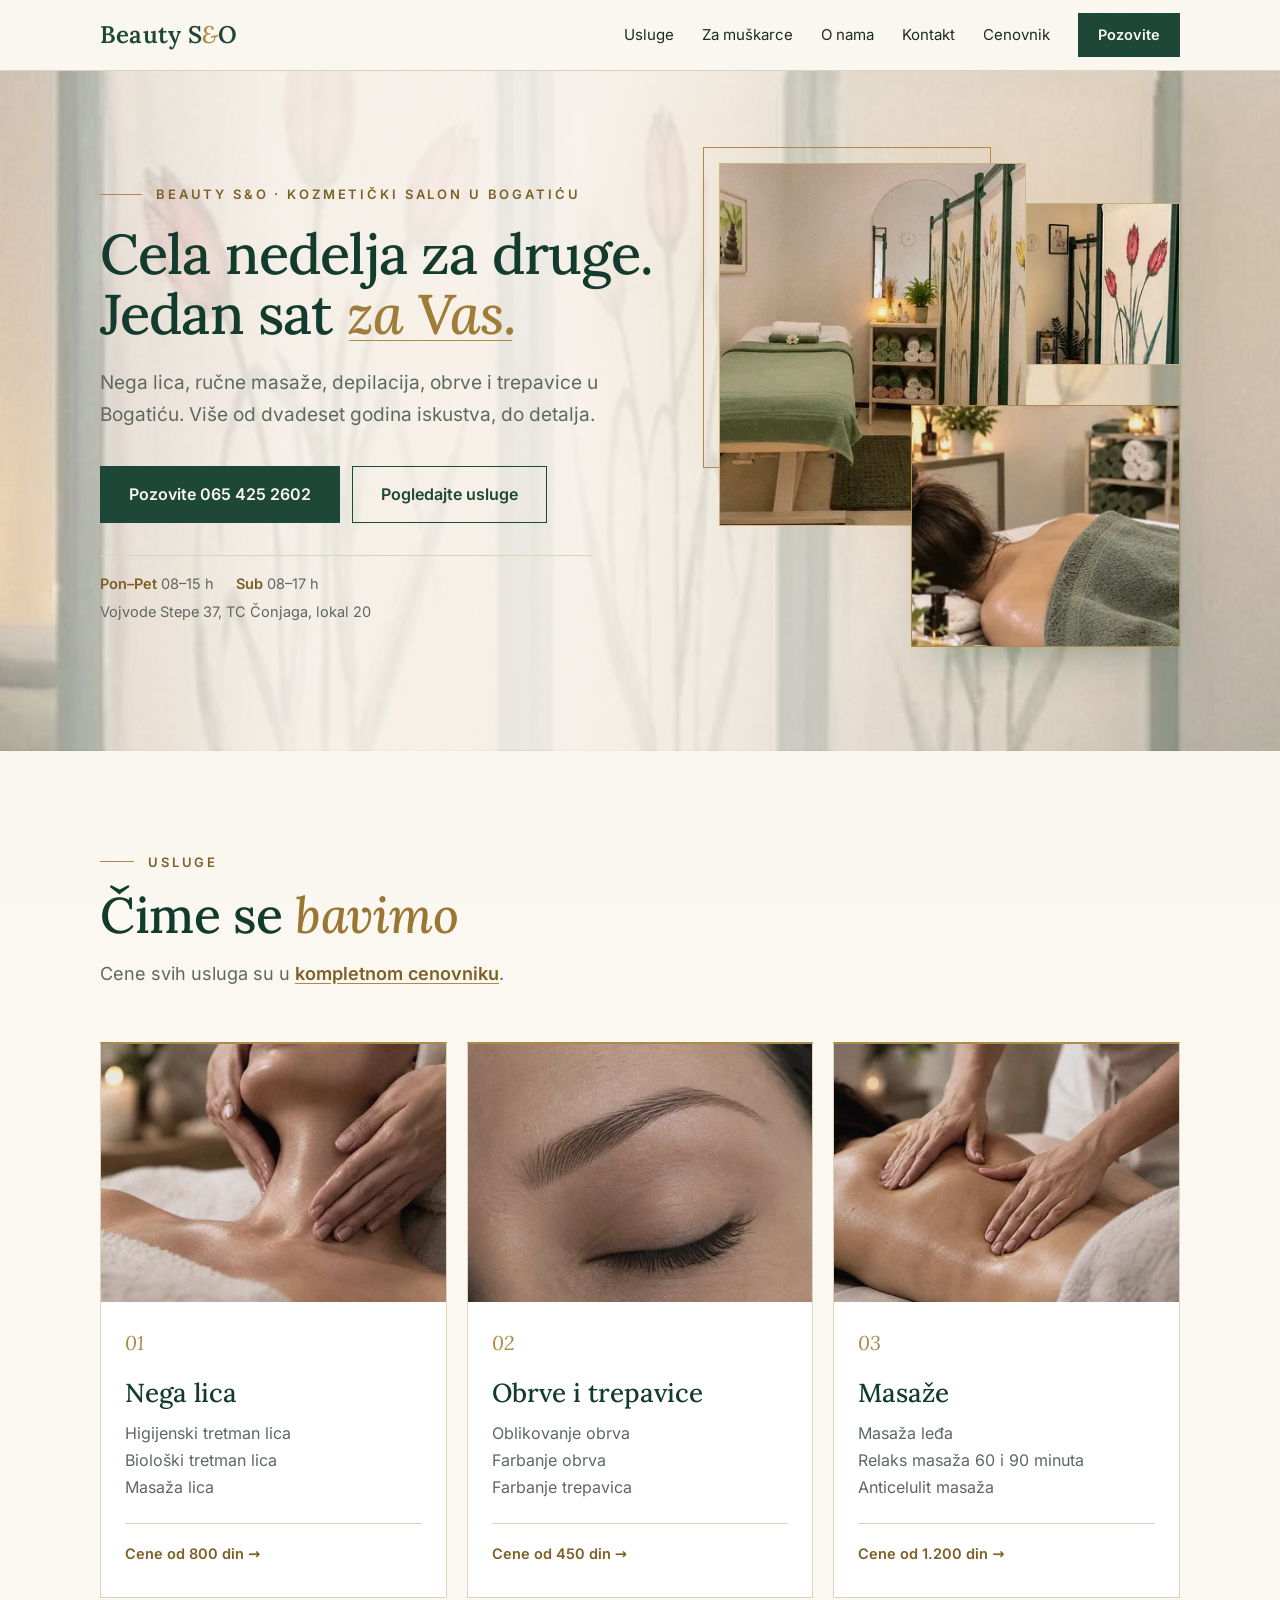
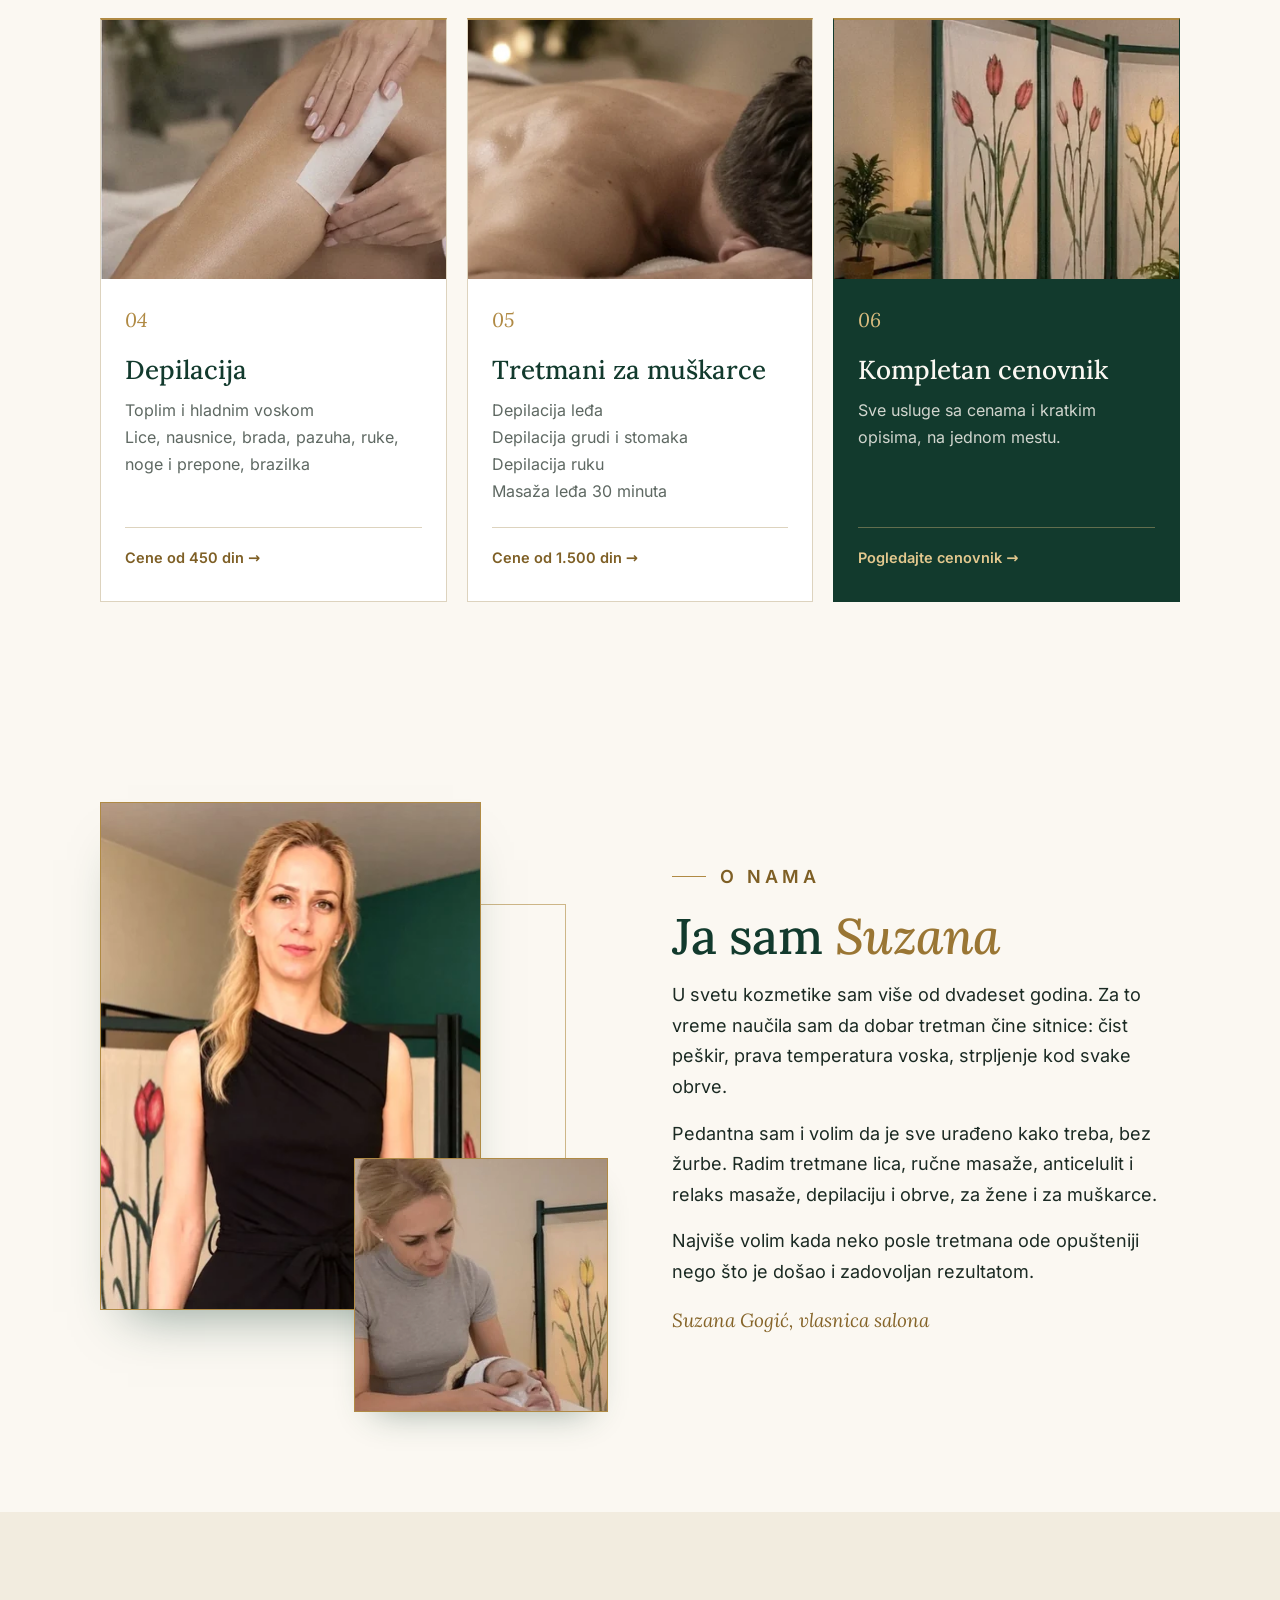
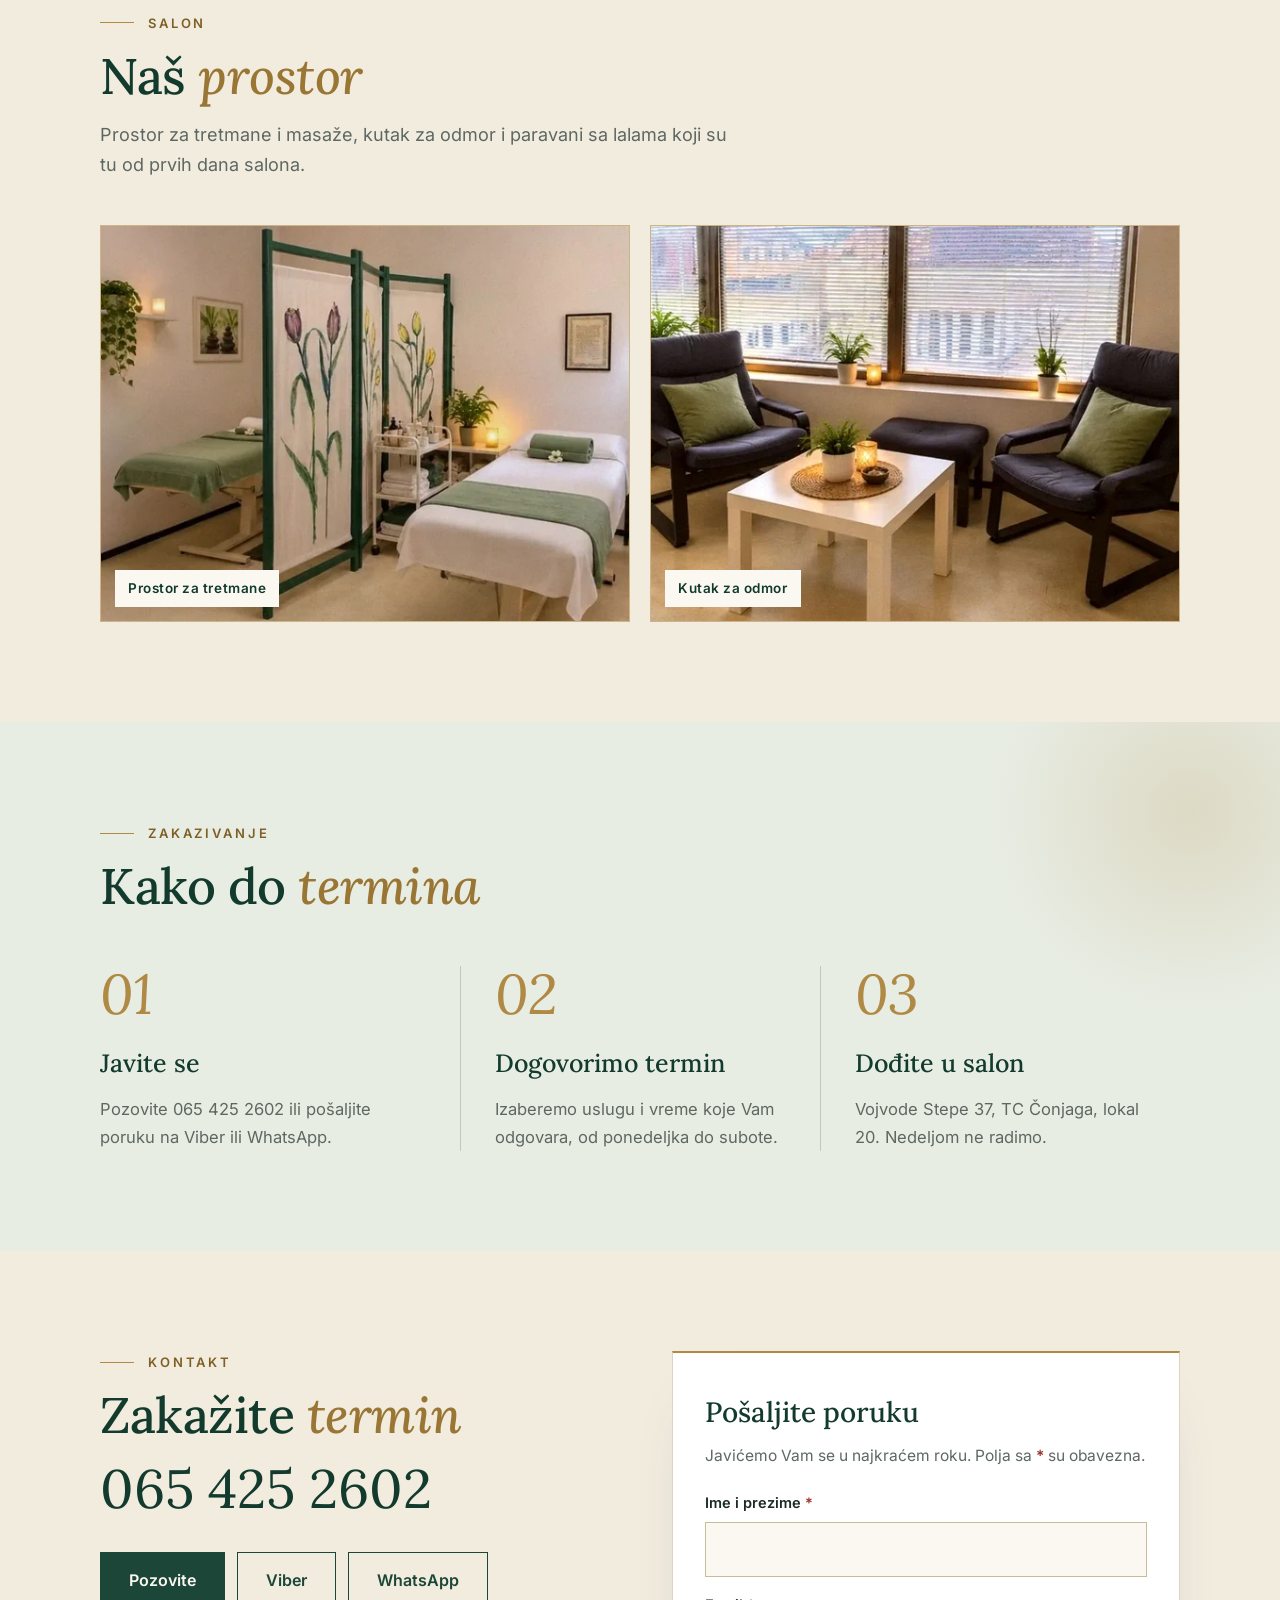
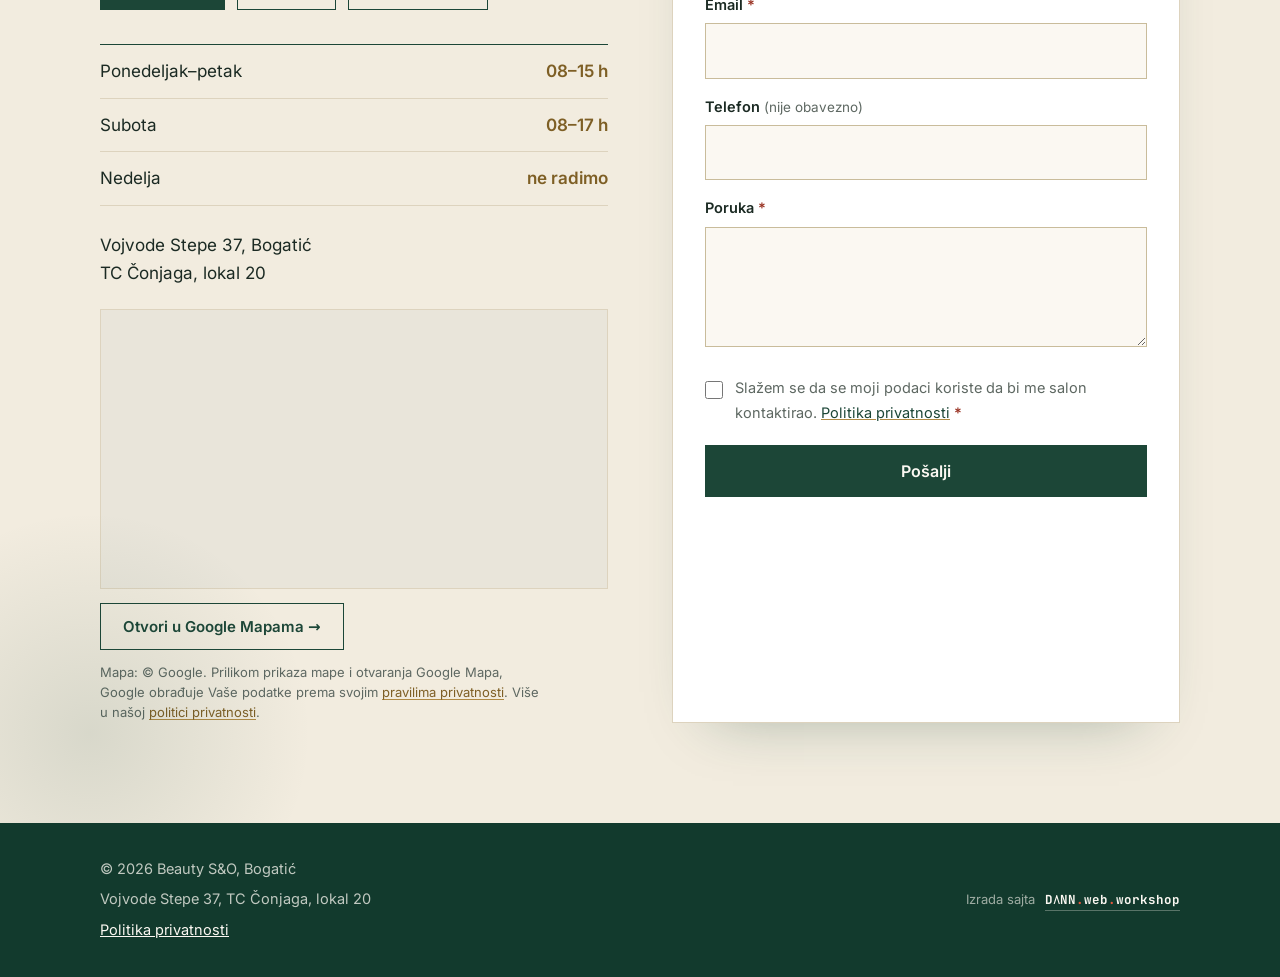
<file: index.html>
<!DOCTYPE html>
<html lang="sr">
<head>
<meta charset="UTF-8">
<meta name="viewport" content="width=device-width, initial-scale=1.0">
<meta name="google" content="notranslate">
<meta name="format-detection" content="telephone=no, date=no, address=no">
<title>Beauty S&amp;O – kozmetički salon u Bogatiću | Nega lica, masaže</title>
<meta name="description" content="Kozmetički salon Beauty S&amp;O u Bogatiću: nega lica, masaže, depilacija voskom, obrve i trepavice i tretmani za muškarce. Pogledajte cene i zakažite termin.">
<link rel="canonical" href="https://DOMEN.rs/">
<meta name="theme-color" content="#FBF8F2">
<link rel="icon" href="favicon.ico" sizes="any">
<link rel="icon" type="image/png" sizes="32x32" href="img/favicon-32x32.png">
<link rel="icon" type="image/png" sizes="16x16" href="img/favicon-16x16.png">
<link rel="apple-touch-icon" href="img/apple-touch-icon.png">
<link rel="manifest" href="site.webmanifest">
<meta property="og:type" content="website">
<meta property="og:url" content="https://DOMEN.rs/">
<meta property="og:locale" content="sr_RS">
<meta property="og:site_name" content="Beauty S&amp;O">
<meta property="og:image" content="https://DOMEN.rs/img/og.jpg">
<meta property="og:image:width" content="1200">
<meta property="og:image:height" content="630">
<meta property="og:image:alt" content="Beauty S&amp;O, kozmetički salon u Bogatiću: Cela nedelja za druge. Jedan sat za Vas.">
<meta property="og:title" content="Beauty S&amp;O – kozmetički salon u Bogatiću">
<meta property="og:description" content="Nega lica, masaže, obrve i trepavice, depilacija i tretmani za muškarce u Bogatiću. Pozovite za termin.">
<meta name="twitter:card" content="summary_large_image">
<meta name="twitter:image" content="https://DOMEN.rs/img/og.jpg">
<link rel="preload" href="img/s4.webp" as="image">
<link rel="preload" href="fonts/lora.woff2" as="font" type="font/woff2" crossorigin>
<link rel="stylesheet" href="style.css">
<script type="application/ld+json">
{"@context":"https://schema.org","@type":"BeautySalon","name":"Beauty S&O","url":"https://DOMEN.rs/","image":"https://DOMEN.rs/img/og.jpg","telephone":"+381654252602","priceRange":"450–3.000 RSD","address":{"@type":"PostalAddress","streetAddress":"Vojvode Stepe 37, TC Čonjaga, lokal 20","postalCode":"15350","addressLocality":"Bogatić","addressCountry":"RS"},"hasMap":"https://www.google.com/maps/search/?api=1&query=Vojvode+Stepe+37,+Bogati%C4%87","openingHoursSpecification":[{"@type":"OpeningHoursSpecification","dayOfWeek":["Monday","Tuesday","Wednesday","Thursday","Friday"],"opens":"08:00","closes":"15:00"},{"@type":"OpeningHoursSpecification","dayOfWeek":"Saturday","opens":"08:00","closes":"17:00"}]}
</script>
</head>
<body>
<header class="hdr">
<div class="wrap">
<a class="logo" href="#top">Beauty S<i>&amp;</i>O</a>
<button class="burger" id="burger" aria-label="Meni" aria-expanded="false" aria-controls="nav">☰</button>
<nav class="nav" id="nav">
<a href="#usluge">Usluge</a>
<a href="#muskarci">Za muškarce</a>
<a href="#o-nama">O nama</a>
<a href="#kontakt">Kontakt</a>
<a href="cenovnik.html">Cenovnik</a>
<a class="cta" href="tel:+381654252602">Pozovite</a>
</nav>
</div>
</header>
<main id="top">
<section class="hero">
<div class="wrap">
<div>
<h1><span class="eyebrow">Beauty S&amp;O · Kozmetički salon u Bogatiću</span><span>Cela nedelja za druge.</span> <span>Jedan sat <em>za Vas.</em></span></h1>
<p class="lead">Nega lica, ručne masaže, depilacija, obrve i trepavice u Bogatiću. Više od dvadeset godina iskustva, do detalja.</p>
<div class="cta-row">
<a class="btn red" href="tel:+381654252602">Pozovite 065 425 2602</a>
<a class="btn line" href="#usluge">Pogledajte usluge</a>
</div>
<p class="chip"><span><b>Pon–Pet</b> 08–15 h</span><span><b>Sub</b> 08–17 h</span><span>Vojvode Stepe 37, TC Čonjaga, lokal 20</span></p>
</div>
<div class="collage">
<div class="pic a"><img src="img/soba-za-masazu-bogatic-500.webp" srcset="img/soba-za-masazu-bogatic-300.webp 300w, img/soba-za-masazu-bogatic-500.webp 500w" sizes="(max-width:599px) 60vw, (max-width:900px) 292px, (max-width:1279px) 27vw, 305px" alt="Soba za masažu sa paravanom sa lalama, salon Beauty S&amp;O, Bogatić" width="500" height="592" style="object-position:40% 50%"></div>
<div class="pic b"><img src="img/relaks-masaza-bogatic-540.webp" srcset="img/relaks-masaza-bogatic-270.webp 270w, img/relaks-masaza-bogatic-540.webp 540w" sizes="(max-width:599px) 52vw, (max-width:900px) 256px, (max-width:1279px) 24vw, 268px" alt="Relaks masaža leđa, salon Beauty S&amp;O, Bogatić" width="540" height="486" style="object-position:45% 50%"></div>
<div class="pic c"><img src="img/paravan-lale-bogatic-320.webp" srcset="img/paravan-lale-bogatic-160.webp 160w, img/paravan-lale-bogatic-320.webp 320w" sizes="(max-width:599px) 30vw, (max-width:900px) 145px, (max-width:1279px) 14vw, 152px" alt="Paravan sa ručno oslikanim lalama u salonu Beauty S&amp;O, Bogatić" width="320" height="337"></div>
</div>
</div>
</section>
<section class="sec" id="usluge">
<div class="wrap">
<p class="kick rv">Usluge</p>
<h2 class="rv">Čime se <em>bavimo</em></h2>
<p class="intro rv">Cene svih usluga su u <a class="tl" href="cenovnik.html">kompletnom cenovniku</a>.</p>
<div class="cards">
<article class="card rv"><div class="pic"><img src="img/nega-lica-masaza-vrata-bogatic-720.webp" srcset="img/nega-lica-masaza-vrata-bogatic-400.webp 400w, img/nega-lica-masaza-vrata-bogatic-720.webp 720w" sizes="(max-width:520px) calc(100vw - 42px), (max-width:900px) calc(50vw - 32px), (max-width:1179px) calc(33vw - 25px), 345px" alt="Masaža lica i vrata, salon Beauty S&amp;O, Bogatić" width="720" height="540" loading="lazy"></div><span class="n">01</span><h3>Nega lica</h3><p>Higijenski tretman lica<br>Biološki tretman lica<br>Masaža lica</p><a class="more" href="cenovnik.html?g=c-lice">Cene od 800 din</a></article>
<article class="card rv"><div class="pic"><img src="img/obrve-trepavice-bogatic-720.webp" srcset="img/obrve-trepavice-bogatic-400.webp 400w, img/obrve-trepavice-bogatic-720.webp 720w" sizes="(max-width:520px) calc(100vw - 42px), (max-width:900px) calc(50vw - 32px), (max-width:1179px) calc(33vw - 25px), 345px" alt="Oblikovanje i farbanje obrva i trepavica, salon Beauty S&amp;O, Bogatić" width="720" height="540" loading="lazy"></div><span class="n">02</span><h3>Obrve i trepavice</h3><p>Oblikovanje obrva<br>Farbanje obrva<br>Farbanje trepavica</p><a class="more" href="cenovnik.html?g=c-obrve">Cene od 450 din</a></article>
<article class="card rv"><div class="pic"><img src="img/masaze-ledja-bogatic-720.webp" srcset="img/masaze-ledja-bogatic-400.webp 400w, img/masaze-ledja-bogatic-720.webp 720w" sizes="(max-width:520px) calc(100vw - 42px), (max-width:900px) calc(50vw - 32px), (max-width:1179px) calc(33vw - 25px), 345px" alt="Ručna masaža leđa, salon Beauty S&amp;O, Bogatić" width="720" height="540" loading="lazy"></div><span class="n">03</span><h3>Masaže</h3><p>Masaža leđa<br>Relaks masaža 60 i 90 minuta<br>Anticelulit masaža</p><a class="more" href="cenovnik.html?g=c-masaze">Cene od 1.200 din</a></article>
<article class="card rv"><div class="pic"><img src="img/depilacija-voskom-bogatic-720.webp" srcset="img/depilacija-voskom-bogatic-400.webp 400w, img/depilacija-voskom-bogatic-720.webp 720w" sizes="(max-width:520px) calc(100vw - 42px), (max-width:900px) calc(50vw - 32px), (max-width:1179px) calc(33vw - 25px), 345px" alt="Depilacija nogu voskom, salon Beauty S&amp;O, Bogatić" width="720" height="540" loading="lazy"></div><span class="n">04</span><h3>Depilacija</h3><p>Toplim i hladnim voskom<br>Lice, nausnice, brada, pazuha, ruke, noge i prepone, brazilka</p><a class="more" href="cenovnik.html?g=c-depil">Cene od 450 din</a></article>
<article class="card rv" id="muskarci"><div class="pic"><img src="img/masaza-za-muskarce-bogatic-720.webp" srcset="img/masaza-za-muskarce-bogatic-400.webp 400w, img/masaza-za-muskarce-bogatic-720.webp 720w" sizes="(max-width:520px) calc(100vw - 42px), (max-width:900px) calc(50vw - 32px), (max-width:1179px) calc(33vw - 25px), 345px" alt="Muškarac se opušta na tretmanu, salon Beauty S&amp;O, Bogatić" width="720" height="540" loading="lazy"></div><span class="n">05</span><h3>Tretmani za muškarce</h3><p>Depilacija leđa<br>Depilacija grudi i stomaka<br>Depilacija ruku<br>Masaža leđa 30 minuta</p><a class="more" href="cenovnik.html?g=c-muski">Cene od 1.500 din</a></article>
<a class="card cta-card rv" href="cenovnik.html"><div class="pic"><img src="img/cenovnik-lale-bogatic-520.webp" srcset="img/cenovnik-lale-bogatic-400.webp 400w, img/cenovnik-lale-bogatic-520.webp 520w" sizes="(max-width:520px) calc(100vw - 42px), (max-width:900px) calc(50vw - 32px), (max-width:1179px) calc(33vw - 25px), 345px" alt="Paravan sa oslikanim lalama, salon Beauty S&amp;O, Bogatić" width="520" height="390" loading="lazy"></div><span class="n">06</span><h3>Kompletan cenovnik</h3><p>Sve usluge sa cenama i kratkim opisima, na jednom mestu.</p><span class="more">Pogledajte cenovnik</span></a>
</div>
</div>
</section>
<section class="sec" id="o-nama">
<div class="wrap about">
<div class="collage two rv">
<div class="pic a"><img src="img/suzana-gogic-beauty-so-760.webp" srcset="img/suzana-gogic-beauty-so-380.webp 380w, img/suzana-gogic-beauty-so-760.webp 760w" sizes="(max-width:599px) 67vw, (max-width:1279px) 343px, 379px" alt="Suzana Gogić, vlasnica kozmetičkog salona Beauty S&amp;O u Bogatiću" width="760" height="1013" loading="lazy" style="object-position:50% 20%"></div>
<span class="fr fr1" aria-hidden="true"></span>
<div class="pic b"><img src="img/suzana-na-poslu-bogatic-504.webp" srcset="img/suzana-na-poslu-bogatic-252.webp 252w, img/suzana-na-poslu-bogatic-504.webp 504w" sizes="(max-width:599px) 45vw, (max-width:1279px) 228px, 252px" alt="Suzana Gogić radi tretman lica sa maskom, salon Beauty S&amp;O, Bogatić" width="504" height="504" loading="lazy" style="object-position:35% 40%"></div>
</div>
<div>
<p class="kick rv">O nama</p>
<h2 class="rv">Ja sam <em>Suzana</em></h2>
<p class="rv">U svetu kozmetike sam više od dvadeset godina. Za to vreme naučila sam da dobar tretman čine sitnice: čist peškir, prava temperatura voska, strpljenje kod svake obrve.</p>
<p class="rv">Pedantna sam i volim da je sve urađeno kako treba, bez žurbe. Radim tretmane lica, ručne masaže, anticelulit i relaks masaže, depilaciju i obrve, za žene i za muškarce.</p>
<p class="rv">Najviše volim kada neko posle tretmana ode opušteniji nego što je došao i zadovoljan rezultatom.</p>
<p class="rv sig">Suzana Gogić, vlasnica salona</p>
</div>
</div>
</section>
<section class="sec alt" id="salon">
<div class="wrap">
<p class="kick rv">Salon</p>
<h2 class="rv">Naš <em>prostor</em></h2>
<p class="intro rv">Prostor za tretmane i masaže, kutak za odmor i paravani sa lalama koji su tu od prvih dana salona.</p>
<div class="gal">
<figure class="rv"><img src="img/prostor-za-tretmane-bogatic-789.webp" srcset="img/prostor-za-tretmane-bogatic-560.webp 560w, img/prostor-za-tretmane-bogatic-789.webp 789w" sizes="(max-width:700px) calc(100vw - 42px), (max-width:1179px) calc(50vw - 32px), 528px" alt="Prostor za tretmane lica i masaže, salon Beauty S&amp;O, Bogatić" width="789" height="592" loading="lazy"><figcaption>Prostor za tretmane</figcaption></figure>
<figure class="rv"><img src="img/kutak-za-odmor-bogatic-787.webp" srcset="img/kutak-za-odmor-bogatic-560.webp 560w, img/kutak-za-odmor-bogatic-787.webp 787w" sizes="(max-width:700px) calc(100vw - 42px), (max-width:1179px) calc(50vw - 32px), 528px" alt="Kutak za odmor, salon Beauty S&amp;O, Bogatić" width="787" height="590" loading="lazy"><figcaption>Kutak za odmor</figcaption></figure>
</div>
</div>
</section>
<section class="sec sage" id="zakazivanje">
<div class="wrap">
<p class="kick rv">Zakazivanje</p>
<h2 class="rv">Kako do <em>termina</em></h2>
<ol class="steps">
<li class="rv"><span class="sn">01</span><h3>Javite se</h3><p>Pozovite 065 425 2602 ili pošaljite poruku na Viber ili WhatsApp.</p></li>
<li class="rv"><span class="sn">02</span><h3>Dogovorimo termin</h3><p>Izaberemo uslugu i vreme koje Vam odgovara, od ponedeljka do subote.</p></li>
<li class="rv"><span class="sn">03</span><h3>Dođite u salon</h3><p>Vojvode Stepe 37, TC Čonjaga, lokal 20. Nedeljom ne radimo.</p></li>
</ol>
</div>
</section>
<section class="sec dk" id="kontakt">
<div class="wrap contact">
<div>
<p class="kick rv">Kontakt</p>
<h2 class="rv">Zakažite <em>termin</em></h2>
<a class="big rv" href="tel:+381654252602">065 425 2602</a>
<div class="cta-row rv">
<a class="btn red" href="tel:+381654252602">Pozovite</a>
<a class="btn line" href="viber://chat?number=%2B381654252602">Viber</a>
<a class="btn line" href="https://wa.me/381654252602" target="_blank" rel="noopener">WhatsApp</a>
</div>
<div class="hours rv">
<div><span>Ponedeljak–petak</span><span>08–15 h</span></div>
<div><span>Subota</span><span>08–17 h</span></div>
<div><span>Nedelja</span><span>ne radimo</span></div>
</div>
<p class="addr rv">Vojvode Stepe 37, Bogatić<br>TC Čonjaga, lokal 20</p>
<div class="map rv"><iframe title="Beauty S&amp;O na Google mapi" src="https://www.google.com/maps?q=Vojvode+Stepe+37,+Bogati%C4%87&amp;output=embed" loading="lazy" referrerpolicy="no-referrer-when-downgrade" allowfullscreen></iframe></div>
<a class="btn line maplink rv" href="https://www.google.com/maps/search/?api=1&amp;query=Vojvode+Stepe+37,+Bogati%C4%87" target="_blank" rel="noopener">Otvori u Google Mapama →</a>
<p class="mapnote rv">Mapa: © Google. Prilikom prikaza mape i otvaranja Google Mapa, Google obrađuje Vaše podatke prema svojim <a href="https://policies.google.com/privacy?hl=sr" target="_blank" rel="noopener">pravilima privatnosti</a>. Više u našoj <a href="politika-privatnosti.html">politici privatnosti</a>.</p>
</div>
<form id="kform" class="rv" novalidate>
<h3>Pošaljite poruku</h3>
<p class="sub">Javićemo Vam se u najkraćem roku. Polja sa <span class="req">*</span> su obavezna.</p>
<div class="hp" aria-hidden="true"><label for="website">Ne popunjavajte</label><input type="text" id="website" name="website" tabindex="-1" autocomplete="off"></div>
<label for="ime">Ime i prezime <span class="req">*</span></label>
<input type="text" id="ime" name="ime" autocomplete="name" maxlength="80" required>
<label for="email">Email <span class="req">*</span></label>
<input type="email" id="email" name="email" autocomplete="email" inputmode="email" maxlength="120" required>
<label for="tel">Telefon <span class="opt">(nije obavezno)</span></label>
<input type="tel" id="tel" name="tel" autocomplete="tel" maxlength="30">
<label for="poruka">Poruka <span class="req">*</span></label>
<textarea id="poruka" name="poruka" maxlength="3000" required></textarea>
<label class="chk"><input type="checkbox" name="saglasnost" required><span>Slažem se da se moji podaci koriste da bi me salon kontaktirao. <a href="politika-privatnosti.html">Politika privatnosti</a> <span class="req">*</span></span></label>
<button class="btn red" type="submit" style="width:100%">Pošalji</button>
<p class="msg" id="kmsg" role="status" aria-live="polite"></p>
</form>
</div>
</section>
</main>
<footer class="ftr">
<div class="wrap">
<div class="fl">
<span>© 2026 Beauty S&amp;O, Bogatić</span>
<span>Vojvode Stepe 37, TC Čonjaga, lokal 20</span>
<a href="politika-privatnosti.html">Politika privatnosti</a>
</div>
<a class="made" href="https://dannwebworkshop.rs" target="_blank" rel="noopener" aria-label="Izrada sajta: DANN.web.workshop"><span class="mt">Izrada sajta</span><span class="wm" aria-hidden="true">D<svg class="lam" viewBox="0 0 60 73" aria-hidden="true" focusable="false"><path d="M9 73L30 6l21 67" fill="none" stroke="currentColor" stroke-width="9" stroke-linejoin="miter" stroke-miterlimit="10"/></svg>NN<i>.</i>web<i>.</i>workshop</span></a>
</div>
</footer>
<a class="float" href="tel:+381654252602" aria-label="Pozovite salon">Pozovite</a>
<script src="app.js"></script>
</body>
</html>
</file>
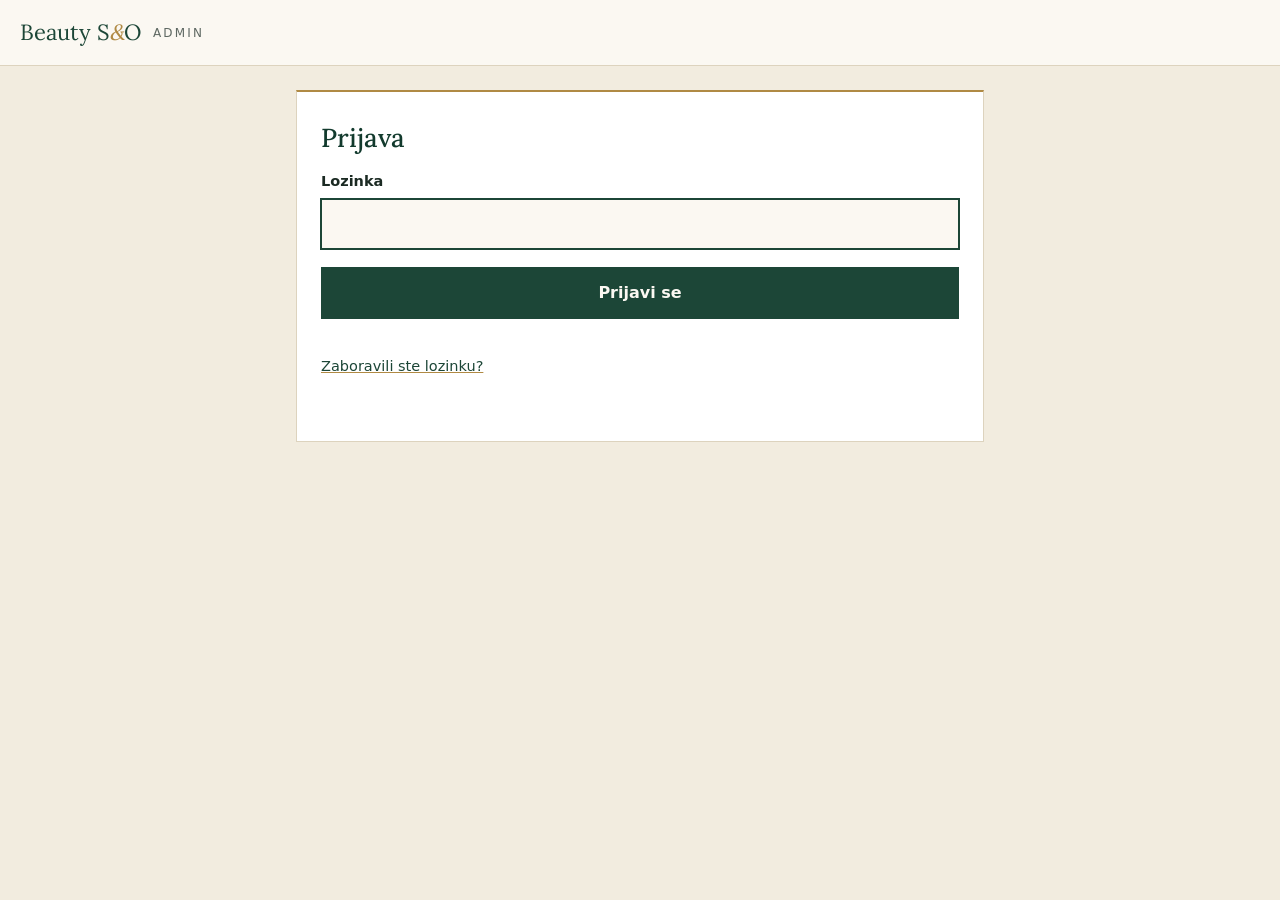
<file: admin/index.html>
<!doctype html>
<html lang="sr-Latn">
<head>
<meta charset="utf-8">
<meta name="viewport" content="width=device-width, initial-scale=1">
<meta name="robots" content="noindex, nofollow">
<meta name="referrer" content="no-referrer">
<meta name="format-detection" content="telephone=no, date=no, address=no">
<title>Admin – Beauty S&amp;O</title>
<link rel="icon" href="../favicon.ico">
<link rel="stylesheet" href="admin.css">
</head>
<body>
<header class="top"><span class="logo">Beauty S<i>&amp;</i>O</span><span class="tag">Admin</span><button type="button" class="link" id="odjava" hidden>Odjava</button></header>
<main>
<p class="cfg" id="cfg" hidden>Admin panel još nije povezan sa skriptom (API_URL u admin/admin.js je prazan). Pogledajte UPUTSTVO.md.</p>

<section class="box" id="v-login" hidden>
<h1>Prijava</h1>
<form id="f-login" novalidate>
<label for="l-loz">Lozinka</label>
<input type="password" id="l-loz" autocomplete="current-password" required>
<button class="btn" type="submit">Prijavi se</button>
<p class="msg" role="status" aria-live="polite"></p>
</form>
<button type="button" class="link" id="zab">Zaboravili ste lozinku?</button>
<p class="msg" id="zab-msg" role="status" aria-live="polite"></p>
</section>

<section class="box" id="v-reset" hidden>
<h1>Nova lozinka</h1>
<form id="f-reset" novalidate>
<label for="r-nova">Nova lozinka (najmanje 8 znakova)</label>
<input type="password" id="r-nova" autocomplete="new-password" minlength="8" required>
<label for="r-nova2">Ponovite novu lozinku</label>
<input type="password" id="r-nova2" autocomplete="new-password" minlength="8" required>
<button class="btn" type="submit">Sačuvaj lozinku</button>
<p class="msg" role="status" aria-live="polite"></p>
</form>
</section>

<div id="v-panel" hidden>
<section class="box">
<h1>Obaveštenja na sajtu</h1>
<p class="hint">Obaveštenje se prikazuje kao traka na vrhu sajta i ispod radnog vremena, samo u izabranom periodu. Primer: „Od 31. decembra do 2. januara salon ne radi. Srećni praznici!“</p>
<form id="f-dodaj" novalidate>
<h2 class="fh" id="o-naslov">Novo obaveštenje</h2>
<label for="o-tekst">Tekst obaveštenja</label>
<textarea id="o-tekst" maxlength="300" rows="3" required></textarea>
<p class="count"><span id="o-br">0</span>/300</p>
<div class="two">
<div><label for="o-od">Prikazuj od</label><input type="date" id="o-od" required></div>
<div><label for="o-do">Prikazuj do (uključujući taj dan)</label><input type="date" id="o-do" required></div>
</div>
<button class="btn" type="submit">Dodaj obaveštenje</button>
<button class="btn ghost" type="button" id="o-odustani" hidden>Odustani</button>
<p class="msg" role="status" aria-live="polite"></p>
</form>
<h2>Sva obaveštenja</h2>
<ul class="list" id="lista"></ul>
<p class="empty" id="prazno" hidden>Nema obaveštenja. Kada nema aktivnih, sajt izgleda kao i inače.</p>
</section>

<section class="box warn" id="propustene" hidden>
<h2>Poruke čiji mejl nije stigao</h2>
<p class="hint">Ove poruke su sačuvane u tabeli, ali obaveštenje Vama mejlom nije poslato. Javite se klijentima direktno.</p>
<ul class="list" id="prop-lista"></ul>
</section>

<section class="box">
<h2>Promena lozinke</h2>
<form id="f-sifra" novalidate>
<label for="s-stara">Trenutna lozinka</label>
<input type="password" id="s-stara" autocomplete="current-password" required>
<label for="s-nova">Nova lozinka (najmanje 8 znakova)</label>
<input type="password" id="s-nova" autocomplete="new-password" minlength="8" required>
<label for="s-nova2">Ponovite novu lozinku</label>
<input type="password" id="s-nova2" autocomplete="new-password" minlength="8" required>
<button class="btn" type="submit">Promeni lozinku</button>
<p class="msg" role="status" aria-live="polite"></p>
</form>
</section>
</div>
</main>
<script src="admin.js"></script>
</body>
</html>
</file>
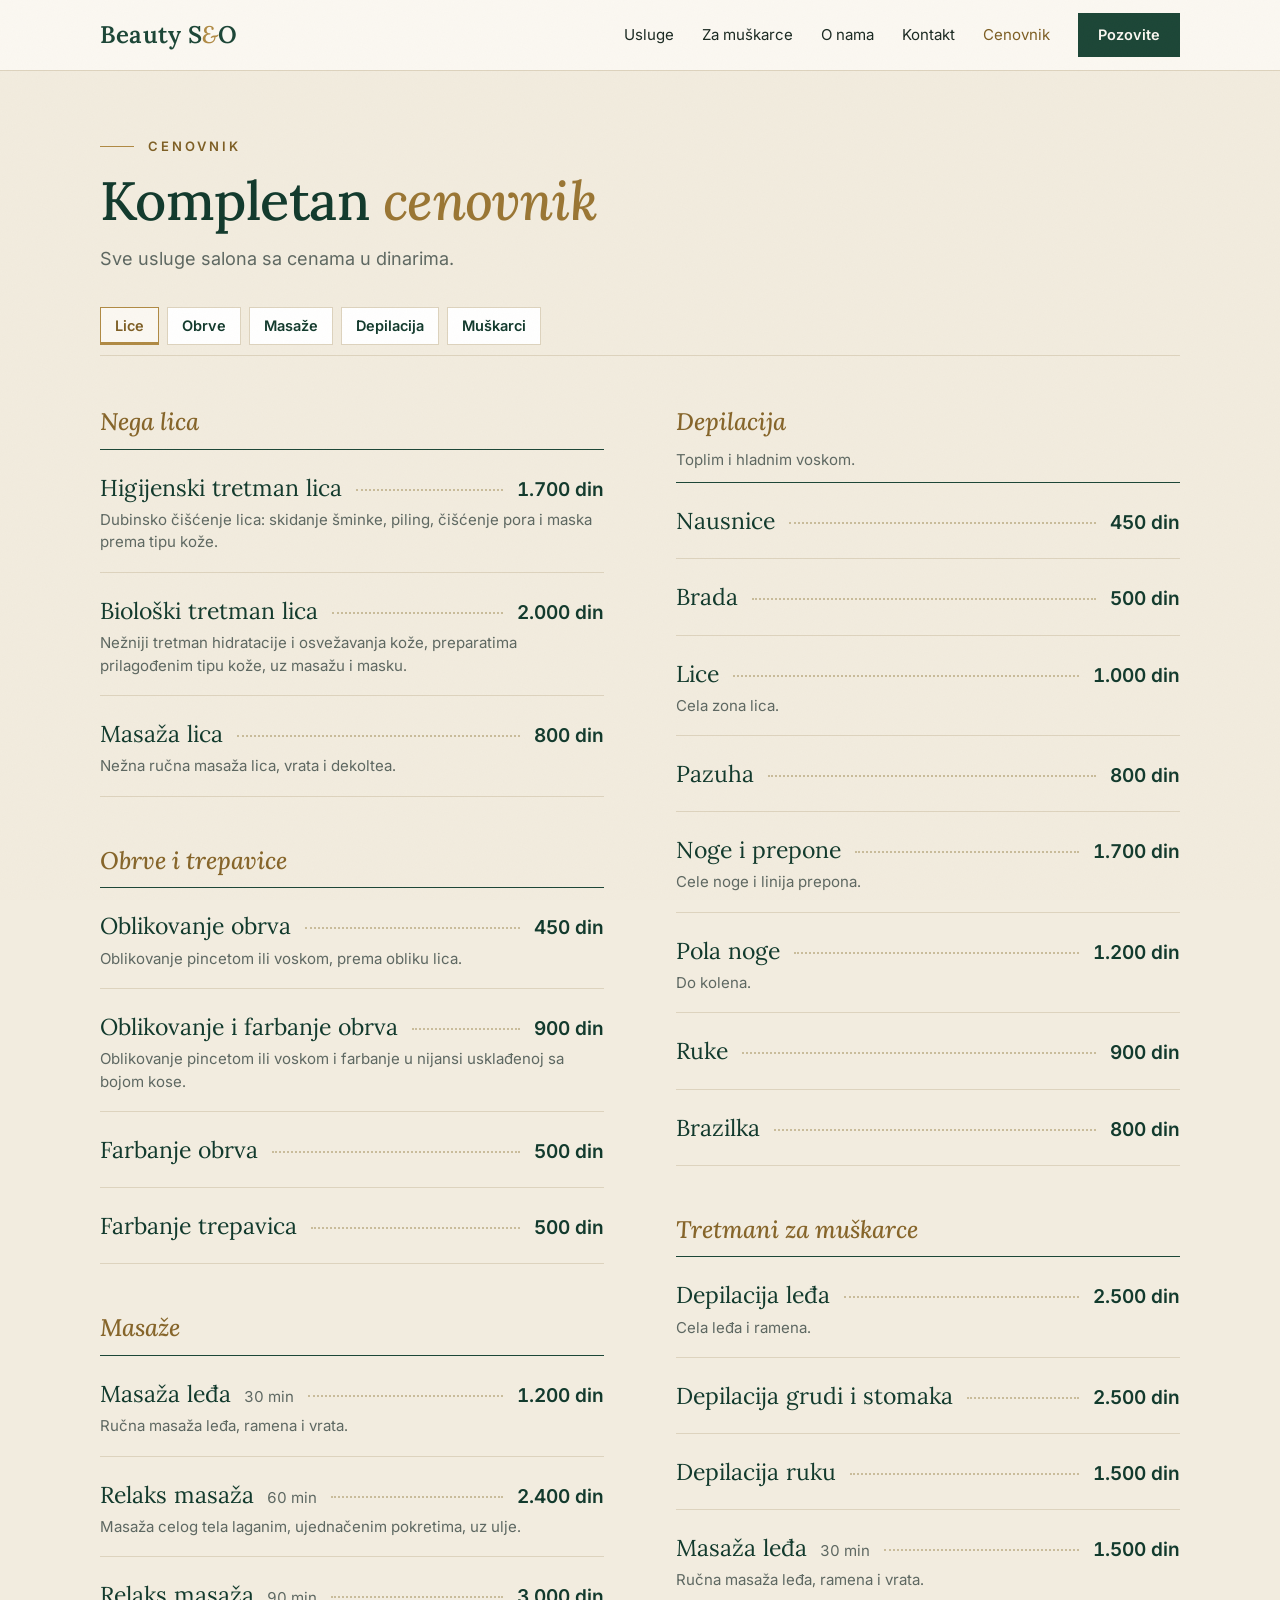
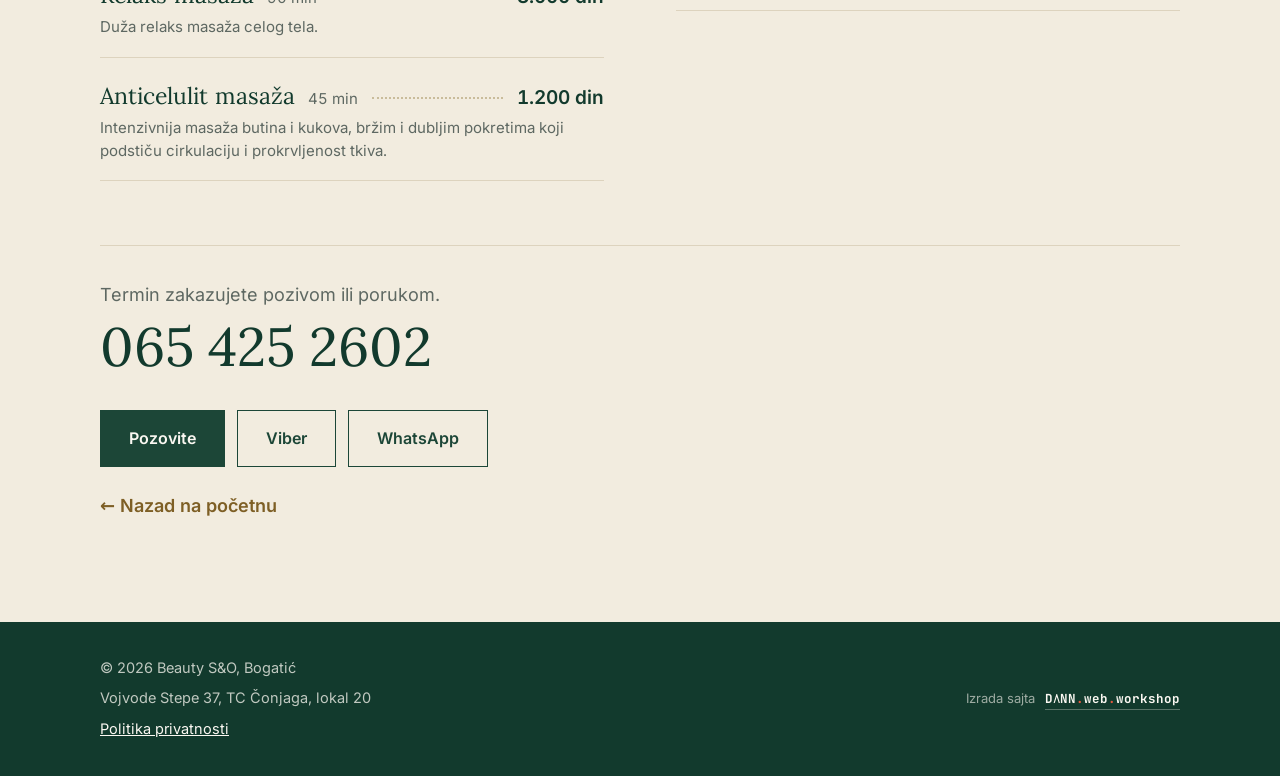
<file: cenovnik.html>
<!DOCTYPE html>
<html lang="sr">
<head>
<meta charset="UTF-8">
<meta name="viewport" content="width=device-width, initial-scale=1.0">
<meta name="google" content="notranslate">
<meta name="format-detection" content="telephone=no, date=no, address=no">
<title>Cenovnik – Beauty S&amp;O, kozmetički salon Bogatić</title>
<meta name="description" content="Cene usluga salona Beauty S&amp;O u Bogatiću: nega lica, obrve i trepavice, masaže, depilacija voskom i tretmani za muškarce, sa kratkim opisima.">
<link rel="canonical" href="https://DOMEN.rs/cenovnik.html">
<meta name="theme-color" content="#FBF8F2">
<link rel="icon" href="favicon.ico" sizes="any">
<link rel="icon" type="image/png" sizes="32x32" href="img/favicon-32x32.png">
<link rel="icon" type="image/png" sizes="16x16" href="img/favicon-16x16.png">
<link rel="apple-touch-icon" href="img/apple-touch-icon.png">
<link rel="manifest" href="site.webmanifest">
<meta property="og:type" content="website">
<meta property="og:url" content="https://DOMEN.rs/cenovnik.html">
<meta property="og:locale" content="sr_RS">
<meta property="og:site_name" content="Beauty S&amp;O">
<meta property="og:image" content="https://DOMEN.rs/img/og.jpg">
<meta property="og:image:width" content="1200">
<meta property="og:image:height" content="630">
<meta property="og:title" content="Cenovnik – Beauty S&amp;O, kozmetički salon Bogatić">
<meta property="og:description" content="Sve usluge i cene salona Beauty S&amp;O u Bogatiću.">
<meta name="twitter:card" content="summary_large_image">
<link rel="preload" href="fonts/lora.woff2" as="font" type="font/woff2" crossorigin>
<link rel="stylesheet" href="style.css">
</head>
<body>
<header class="hdr">
<div class="wrap">
<a class="logo" href="index.html">Beauty S<i>&amp;</i>O</a>
<button class="burger" id="burger" aria-label="Meni" aria-expanded="false" aria-controls="nav">☰</button>
<nav class="nav" id="nav">
<a href="index.html#usluge">Usluge</a>
<a href="index.html#muskarci">Za muškarce</a>
<a href="index.html#o-nama">O nama</a>
<a href="index.html#kontakt">Kontakt</a>
<a href="cenovnik.html" aria-current="page">Cenovnik</a>
<a class="cta" href="tel:+381654252602">Pozovite</a>
</nav>
</div>
</header>
<main>
<section class="sec alt pl">
<div class="wrap">
<p class="kick rv">Cenovnik</p>
<h1 class="rv">Kompletan <em>cenovnik</em></h1>
<p class="intro rv">Sve usluge salona sa cenama u dinarima.</p>
<nav class="jump" aria-label="Grupe usluga">
<a href="#c-lice">Lice</a>
<a href="#c-obrve">Obrve</a>
<a href="#c-masaze">Masaže</a>
<a href="#c-depil">Depilacija</a>
<a href="#c-muski">Muškarci</a>
</nav>
<div class="price rv">
<div class="pg">
<h2 class="grp" id="c-lice">Nega lica</h2>
<div class="row ds-row"><span>Higijenski tretman lica</span><span class="dots"></span><span class="pr">1.700 din</span><span class="ds">Dubinsko čišćenje lica: skidanje šminke, piling, čišćenje pora i maska prema tipu kože.</span></div>
<div class="row ds-row"><span>Biološki tretman lica</span><span class="dots"></span><span class="pr">2.000 din</span><span class="ds">Nežniji tretman hidratacije i osvežavanja kože, preparatima prilagođenim tipu kože, uz masažu i masku.</span></div>
<div class="row ds-row"><span>Masaža lica</span><span class="dots"></span><span class="pr">800 din</span><span class="ds">Nežna ručna masaža lica, vrata i dekoltea.</span></div>
</div>
<div class="pg">
<h2 class="grp" id="c-obrve">Obrve i trepavice</h2>
<div class="row ds-row"><span>Oblikovanje obrva</span><span class="dots"></span><span class="pr">450 din</span><span class="ds">Oblikovanje pincetom ili voskom, prema obliku lica.</span></div>
<div class="row ds-row"><span>Oblikovanje i farbanje obrva</span><span class="dots"></span><span class="pr">900 din</span><span class="ds">Oblikovanje pincetom ili voskom i farbanje u nijansi usklađenoj sa bojom kose.</span></div>
<div class="row"><span>Farbanje obrva</span><span class="dots"></span><span class="pr">500 din</span></div>
<div class="row"><span>Farbanje trepavica</span><span class="dots"></span><span class="pr">500 din</span></div>
</div>
<div class="pg">
<h2 class="grp" id="c-masaze">Masaže</h2>
<div class="row ds-row"><span>Masaža leđa <small>30 min</small></span><span class="dots"></span><span class="pr">1.200 din</span><span class="ds">Ručna masaža leđa, ramena i vrata.</span></div>
<div class="row ds-row"><span>Relaks masaža <small>60 min</small></span><span class="dots"></span><span class="pr">2.400 din</span><span class="ds">Masaža celog tela laganim, ujednačenim pokretima, uz ulje.</span></div>
<div class="row ds-row"><span>Relaks masaža <small>90 min</small></span><span class="dots"></span><span class="pr">3.000 din</span><span class="ds">Duža relaks masaža celog tela.</span></div>
<div class="row ds-row"><span>Anticelulit masaža <small>45 min</small></span><span class="dots"></span><span class="pr">1.200 din</span><span class="ds">Intenzivnija masaža butina i kukova, bržim i dubljim pokretima koji podstiču cirkulaciju i prokrvljenost tkiva.</span></div>
</div>
<div class="pg">
<h2 class="grp" id="c-depil">Depilacija</h2>
<p class="gnote">Toplim i hladnim voskom.</p>
<div class="row"><span>Nausnice</span><span class="dots"></span><span class="pr">450 din</span></div>
<div class="row"><span>Brada</span><span class="dots"></span><span class="pr">500 din</span></div>
<div class="row ds-row"><span>Lice</span><span class="dots"></span><span class="pr">1.000 din</span><span class="ds">Cela zona lica.</span></div>
<div class="row"><span>Pazuha</span><span class="dots"></span><span class="pr">800 din</span></div>
<div class="row ds-row"><span>Noge i prepone</span><span class="dots"></span><span class="pr">1.700 din</span><span class="ds">Cele noge i linija prepona.</span></div>
<div class="row ds-row"><span>Pola noge</span><span class="dots"></span><span class="pr">1.200 din</span><span class="ds">Do kolena.</span></div>
<div class="row"><span>Ruke</span><span class="dots"></span><span class="pr">900 din</span></div>
<div class="row"><span>Brazilka</span><span class="dots"></span><span class="pr">800 din</span></div>
</div>
<div class="pg">
<h2 class="grp" id="c-muski">Tretmani za muškarce</h2>
<div class="row ds-row"><span>Depilacija leđa</span><span class="dots"></span><span class="pr">2.500 din</span><span class="ds">Cela leđa i ramena.</span></div>
<div class="row"><span>Depilacija grudi i stomaka</span><span class="dots"></span><span class="pr">2.500 din</span></div>
<div class="row"><span>Depilacija ruku</span><span class="dots"></span><span class="pr">1.500 din</span></div>
<div class="row ds-row"><span>Masaža leđa <small>30 min</small></span><span class="dots"></span><span class="pr">1.500 din</span><span class="ds">Ručna masaža leđa, ramena i vrata.</span></div>
</div>

</div>
<div class="pl-cta rv">
<p>Termin zakazujete pozivom ili porukom.</p>
<a class="big" href="tel:+381654252602">065 425 2602</a>
<div class="cta-row">
<a class="btn red" href="tel:+381654252602">Pozovite</a>
<a class="btn line" href="viber://chat?number=%2B381654252602">Viber</a>
<a class="btn line" href="https://wa.me/381654252602" target="_blank" rel="noopener">WhatsApp</a>
</div>
<p class="pl-back"><a href="index.html">← Nazad na početnu</a></p>
</div>
</div>
</section>
</main>
<footer class="ftr">
<div class="wrap">
<div class="fl">
<span>© 2026 Beauty S&amp;O, Bogatić</span>
<span>Vojvode Stepe 37, TC Čonjaga, lokal 20</span>
<a href="politika-privatnosti.html">Politika privatnosti</a>
</div>
<a class="made" href="https://dannwebworkshop.rs" target="_blank" rel="noopener" aria-label="Izrada sajta: DANN.web.workshop"><span class="mt">Izrada sajta</span><span class="wm" aria-hidden="true">D<svg class="lam" viewBox="0 0 60 73" aria-hidden="true" focusable="false"><path d="M9 73L30 6l21 67" fill="none" stroke="currentColor" stroke-width="9" stroke-linejoin="miter" stroke-miterlimit="10"/></svg>NN<i>.</i>web<i>.</i>workshop</span></a>
</div>
</footer>
<a class="float" href="tel:+381654252602" aria-label="Pozovite salon">Pozovite</a>
<script src="app.js"></script>
</body>
</html>
</file>
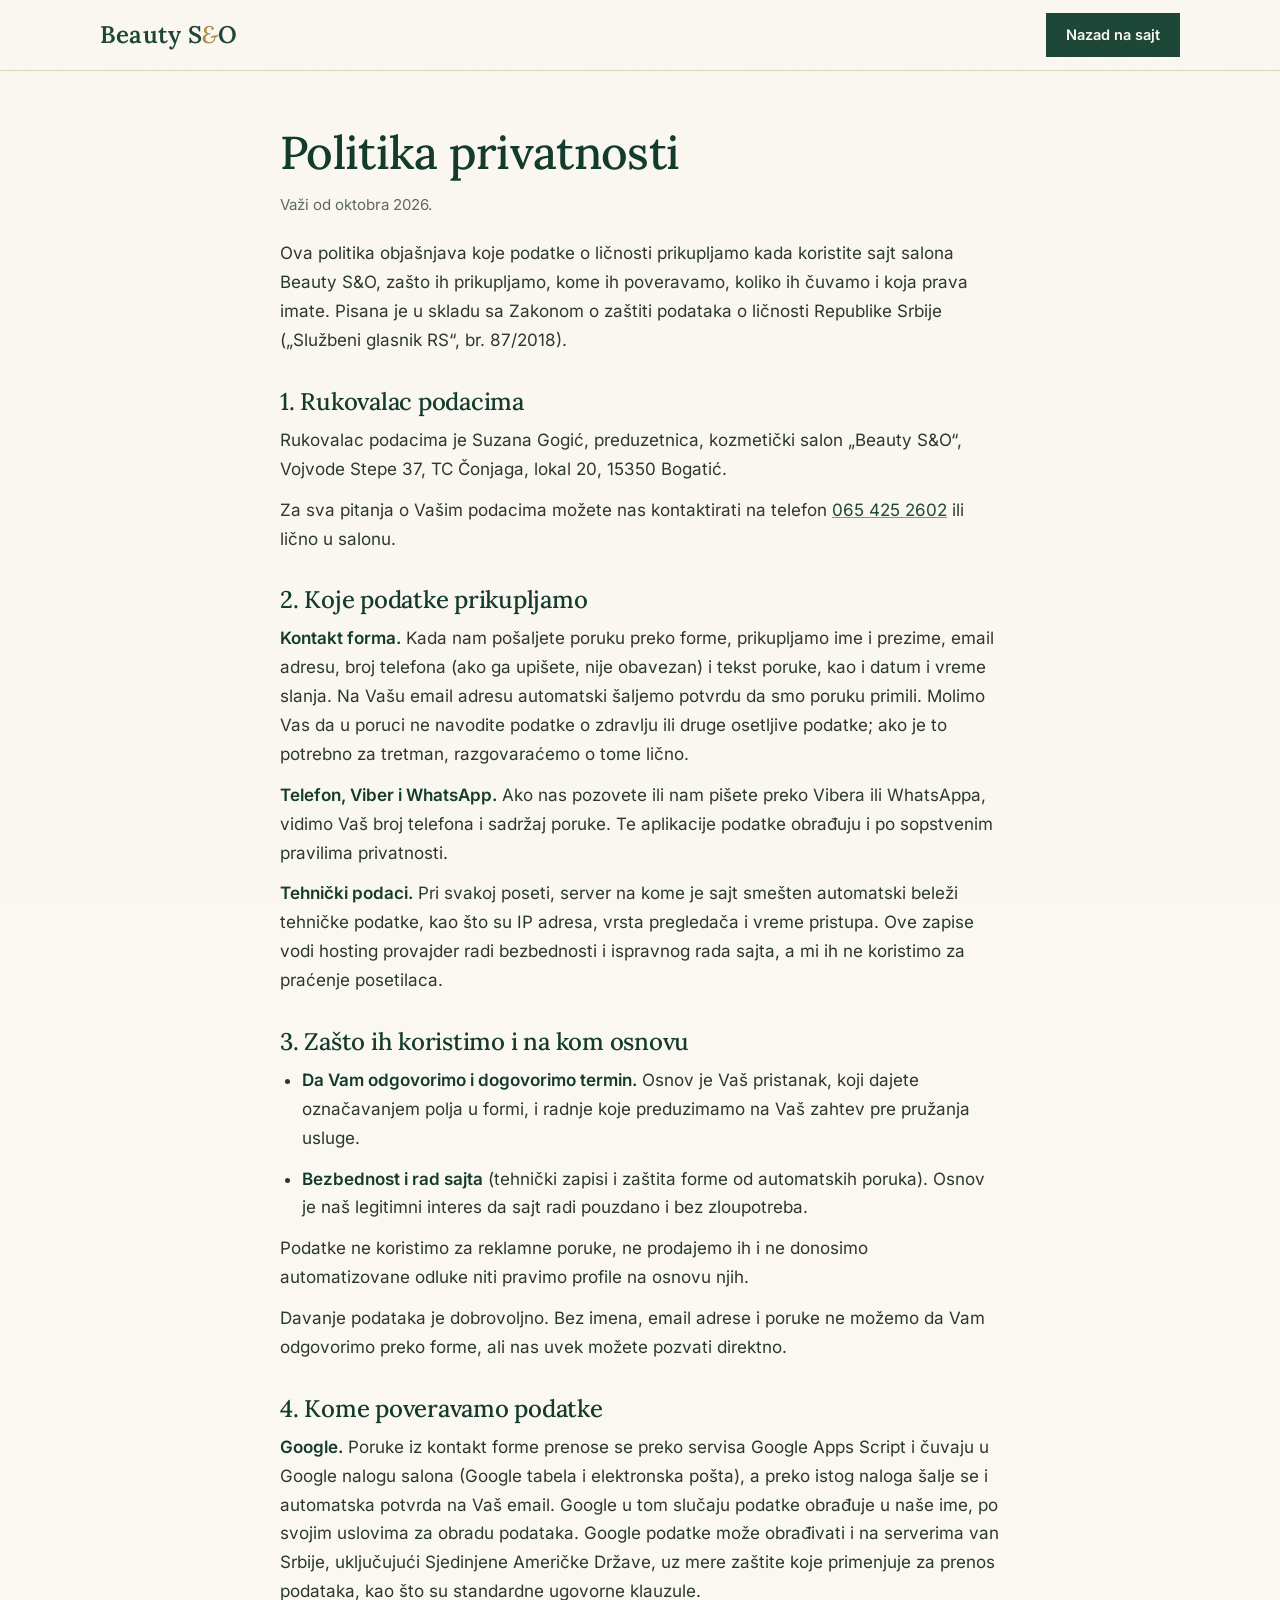
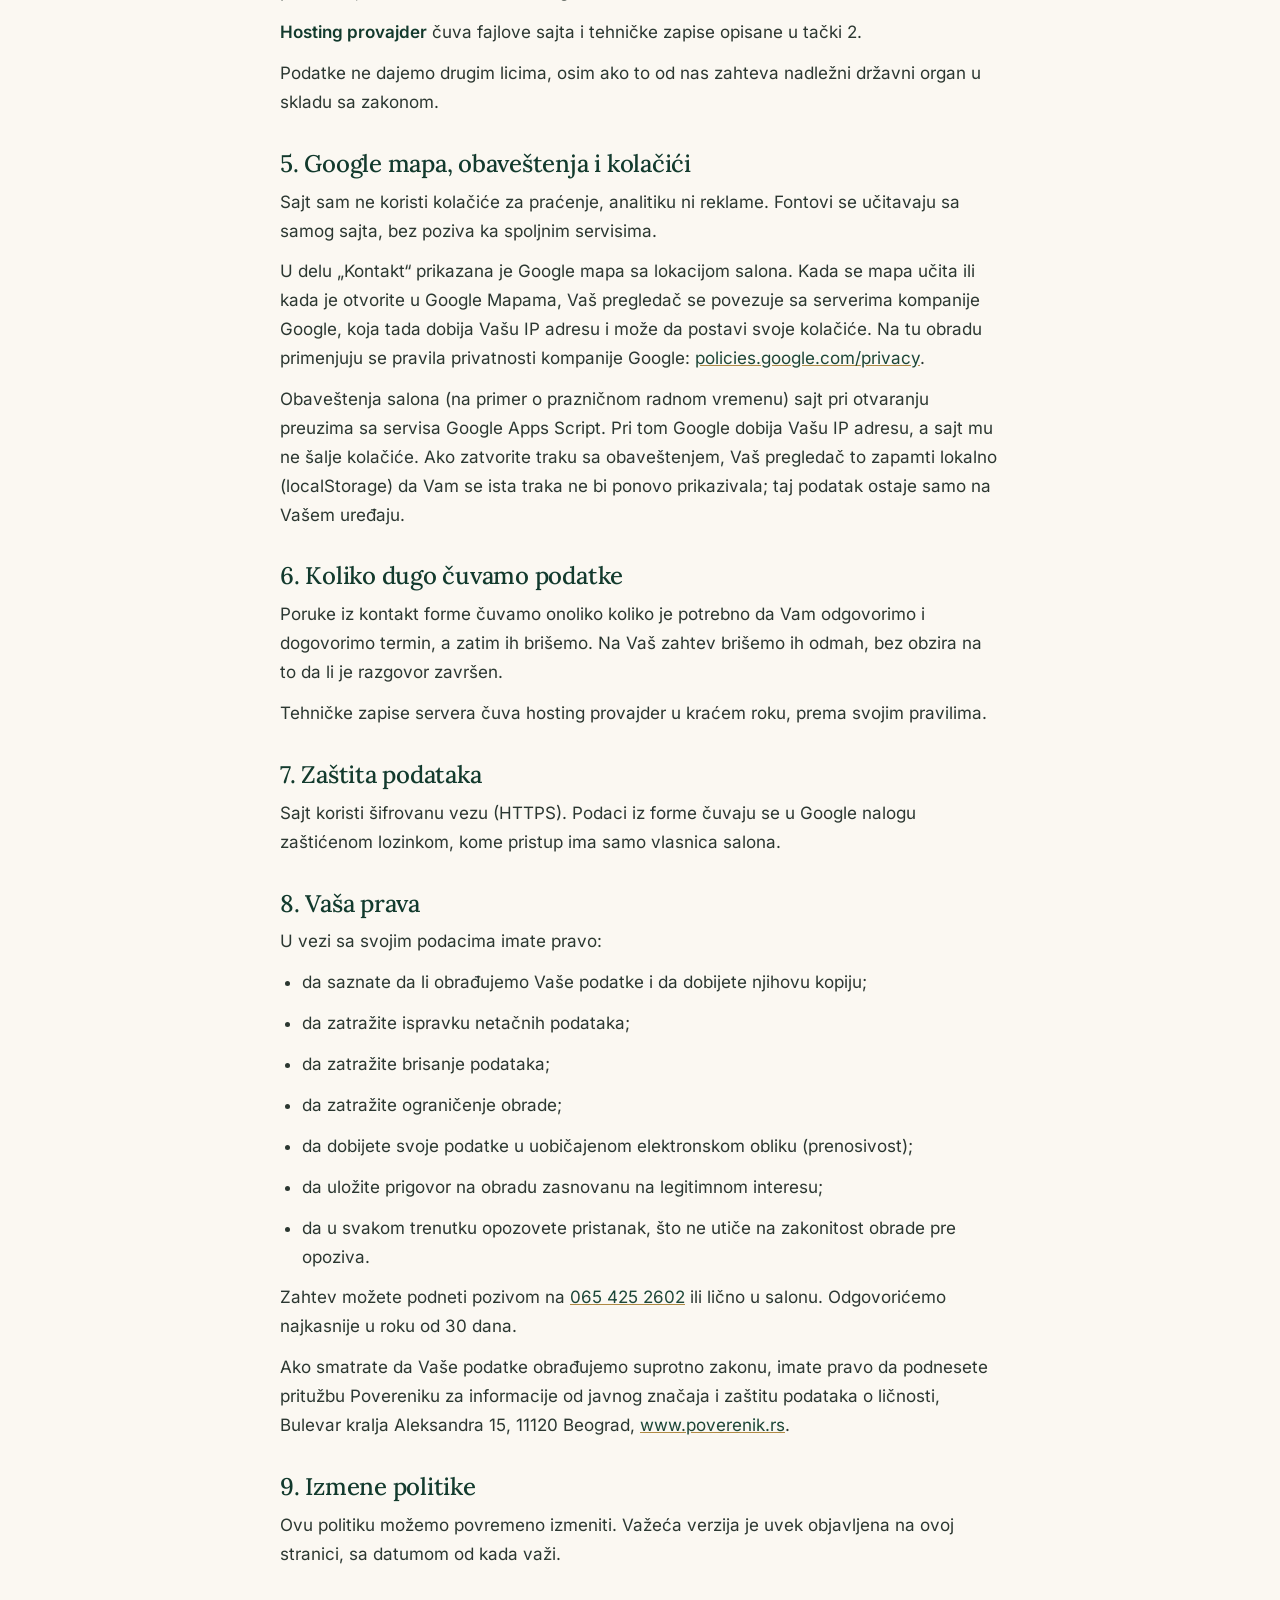
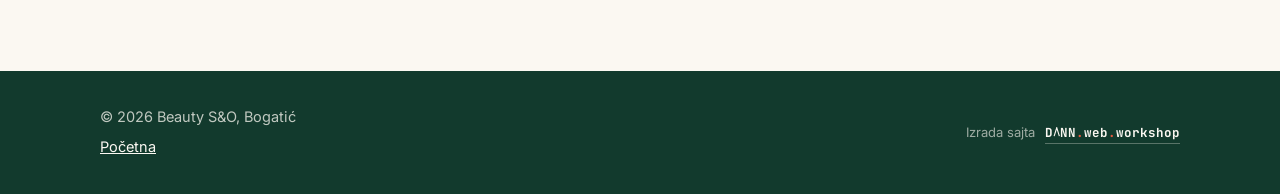
<file: politika-privatnosti.html>
<!DOCTYPE html>
<html lang="sr">
<head>
<meta charset="UTF-8">
<meta name="viewport" content="width=device-width, initial-scale=1.0">
<meta name="google" content="notranslate">
<meta name="format-detection" content="telephone=no, date=no, address=no">
<title>Politika privatnosti | Beauty S&amp;O</title>
<meta name="description" content="Politika privatnosti salona Beauty S&amp;O u Bogatiću: koje podatke prikupljamo preko sajta i kontakt forme, kako ih koristimo i koja su Vaša prava.">
<link rel="canonical" href="https://DOMEN.rs/politika-privatnosti.html">
<meta name="theme-color" content="#FBF8F2">
<link rel="icon" href="favicon.ico" sizes="any">
<link rel="icon" type="image/png" sizes="32x32" href="img/favicon-32x32.png">
<link rel="apple-touch-icon" href="img/apple-touch-icon.png">
<link rel="stylesheet" href="style.css">
</head>
<body>
<header class="hdr">
<div class="wrap">
<a class="logo" href="index.html">Beauty S<i>&amp;</i>O</a>
<nav class="nav" style="display:flex;position:static;flex-direction:row;padding:0;border:0;background:none"><a class="cta" href="index.html">Nazad na sajt</a></nav>
</div>
</header>
<main class="leg">
<h1>Politika privatnosti</h1>
<p class="upd">Važi od oktobra 2026.</p>
<p>Ova politika objašnjava koje podatke o ličnosti prikupljamo kada koristite sajt salona Beauty S&amp;O, zašto ih prikupljamo, kome ih poveravamo, koliko ih čuvamo i koja prava imate. Pisana je u skladu sa Zakonom o zaštiti podataka o ličnosti Republike Srbije („Službeni glasnik RS“, br. 87/2018).</p>

<h2>1. Rukovalac podacima</h2>
<p>Rukovalac podacima je Suzana Gogić, preduzetnica, kozmetički salon „Beauty S&amp;O“, Vojvode Stepe 37, TC Čonjaga, lokal 20, 15350 Bogatić.</p>
<p>Za sva pitanja o Vašim podacima možete nas kontaktirati na telefon <a href="tel:+381654252602">065 425 2602</a> ili lično u salonu.</p>

<h2>2. Koje podatke prikupljamo</h2>
<p><b>Kontakt forma.</b> Kada nam pošaljete poruku preko forme, prikupljamo ime i prezime, email adresu, broj telefona (ako ga upišete, nije obavezan) i tekst poruke, kao i datum i vreme slanja. Na Vašu email adresu automatski šaljemo potvrdu da smo poruku primili. Molimo Vas da u poruci ne navodite podatke o zdravlju ili druge osetljive podatke; ako je to potrebno za tretman, razgovaraćemo o tome lično.</p>
<p><b>Telefon, Viber i WhatsApp.</b> Ako nas pozovete ili nam pišete preko Vibera ili WhatsAppa, vidimo Vaš broj telefona i sadržaj poruke. Te aplikacije podatke obrađuju i po sopstvenim pravilima privatnosti.</p>
<p><b>Tehnički podaci.</b> Pri svakoj poseti, server na kome je sajt smešten automatski beleži tehničke podatke, kao što su IP adresa, vrsta pregledača i vreme pristupa. Ove zapise vodi hosting provajder radi bezbednosti i ispravnog rada sajta, a mi ih ne koristimo za praćenje posetilaca.</p>

<h2>3. Zašto ih koristimo i na kom osnovu</h2>
<ul>
<li><b>Da Vam odgovorimo i dogovorimo termin.</b> Osnov je Vaš pristanak, koji dajete označavanjem polja u formi, i radnje koje preduzimamo na Vaš zahtev pre pružanja usluge.</li>
<li><b>Bezbednost i rad sajta</b> (tehnički zapisi i zaštita forme od automatskih poruka). Osnov je naš legitimni interes da sajt radi pouzdano i bez zloupotreba.</li>
</ul>
<p>Podatke ne koristimo za reklamne poruke, ne prodajemo ih i ne donosimo automatizovane odluke niti pravimo profile na osnovu njih.</p>
<p>Davanje podataka je dobrovoljno. Bez imena, email adrese i poruke ne možemo da Vam odgovorimo preko forme, ali nas uvek možete pozvati direktno.</p>

<h2>4. Kome poveravamo podatke</h2>
<p><b>Google.</b> Poruke iz kontakt forme prenose se preko servisa Google Apps Script i čuvaju u Google nalogu salona (Google tabela i elektronska pošta), a preko istog naloga šalje se i automatska potvrda na Vaš email. Google u tom slučaju podatke obrađuje u naše ime, po svojim uslovima za obradu podataka. Google podatke može obrađivati i na serverima van Srbije, uključujući Sjedinjene Američke Države, uz mere zaštite koje primenjuje za prenos podataka, kao što su standardne ugovorne klauzule.</p>
<p><b>Hosting provajder</b> čuva fajlove sajta i tehničke zapise opisane u tački 2.</p>
<p>Podatke ne dajemo drugim licima, osim ako to od nas zahteva nadležni državni organ u skladu sa zakonom.</p>

<h2>5. Google mapa, obaveštenja i kolačići</h2>
<p>Sajt sam ne koristi kolačiće za praćenje, analitiku ni reklame. Fontovi se učitavaju sa samog sajta, bez poziva ka spoljnim servisima.</p>
<p>U delu „Kontakt“ prikazana je Google mapa sa lokacijom salona. Kada se mapa učita ili kada je otvorite u Google Mapama, Vaš pregledač se povezuje sa serverima kompanije Google, koja tada dobija Vašu IP adresu i može da postavi svoje kolačiće. Na tu obradu primenjuju se pravila privatnosti kompanije Google: <a href="https://policies.google.com/privacy?hl=sr" target="_blank" rel="noopener">policies.google.com/privacy</a>.</p>
<p>Obaveštenja salona (na primer o prazničnom radnom vremenu) sajt pri otvaranju preuzima sa servisa Google Apps Script. Pri tom Google dobija Vašu IP adresu, a sajt mu ne šalje kolačiće. Ako zatvorite traku sa obaveštenjem, Vaš pregledač to zapamti lokalno (localStorage) da Vam se ista traka ne bi ponovo prikazivala; taj podatak ostaje samo na Vašem uređaju.</p>

<h2>6. Koliko dugo čuvamo podatke</h2>
<p>Poruke iz kontakt forme čuvamo onoliko koliko je potrebno da Vam odgovorimo i dogovorimo termin, a zatim ih brišemo. Na Vaš zahtev brišemo ih odmah, bez obzira na to da li je razgovor završen.</p>
<p>Tehničke zapise servera čuva hosting provajder u kraćem roku, prema svojim pravilima.</p>

<h2>7. Zaštita podataka</h2>
<p>Sajt koristi šifrovanu vezu (HTTPS). Podaci iz forme čuvaju se u Google nalogu zaštićenom lozinkom, kome pristup ima samo vlasnica salona.</p>

<h2>8. Vaša prava</h2>
<p>U vezi sa svojim podacima imate pravo:</p>
<ul>
<li>da saznate da li obrađujemo Vaše podatke i da dobijete njihovu kopiju;</li>
<li>da zatražite ispravku netačnih podataka;</li>
<li>da zatražite brisanje podataka;</li>
<li>da zatražite ograničenje obrade;</li>
<li>da dobijete svoje podatke u uobičajenom elektronskom obliku (prenosivost);</li>
<li>da uložite prigovor na obradu zasnovanu na legitimnom interesu;</li>
<li>da u svakom trenutku opozovete pristanak, što ne utiče na zakonitost obrade pre opoziva.</li>
</ul>
<p>Zahtev možete podneti pozivom na <a href="tel:+381654252602">065 425 2602</a> ili lično u salonu. Odgovorićemo najkasnije u roku od 30 dana.</p>
<p>Ako smatrate da Vaše podatke obrađujemo suprotno zakonu, imate pravo da podnesete pritužbu Povereniku za informacije od javnog značaja i zaštitu podataka o ličnosti, Bulevar kralja Aleksandra 15, 11120 Beograd, <a href="https://www.poverenik.rs" target="_blank" rel="noopener">www.poverenik.rs</a>.</p>

<h2>9. Izmene politike</h2>
<p>Ovu politiku možemo povremeno izmeniti. Važeća verzija je uvek objavljena na ovoj stranici, sa datumom od kada važi.</p>
</main>
<footer class="ftr">
<div class="wrap">
<div class="fl">
<span>© 2026 Beauty S&amp;O, Bogatić</span>
<a href="index.html">Početna</a>
</div>
<a class="made" href="https://dannwebworkshop.rs" target="_blank" rel="noopener" aria-label="Izrada sajta: DANN.web.workshop"><span class="mt">Izrada sajta</span><span class="wm" aria-hidden="true">D<svg class="lam" viewBox="0 0 60 73" aria-hidden="true" focusable="false"><path d="M9 73L30 6l21 67" fill="none" stroke="currentColor" stroke-width="9" stroke-linejoin="miter" stroke-miterlimit="10"/></svg>NN<i>.</i>web<i>.</i>workshop</span></a>
</div>
</footer>
<script src="app.js"></script>
</body>
</html>
</file>
<file: style.css>
@font-face{font-family:'JetBrains Mono';font-weight:700;font-display:swap;src:url(fonts/jb-700.woff2) format('woff2')}
@font-face{font-family:'Inter';font-weight:400;font-display:swap;src:url(fonts/in-400.woff2) format('woff2');unicode-range:U+0000-00FF,U+0131,U+0152-0153,U+02BB-02BC,U+02C6,U+02DA,U+02DC,U+2000-206F,U+20AC,U+2122,U+2191,U+2193,U+2212,U+2215,U+FEFF,U+FFFD}
@font-face{font-family:'Inter';font-weight:400;font-display:swap;src:url(fonts/in-400-x.woff2) format('woff2');unicode-range:U+0100-02BA,U+02BD-02C5,U+02C7-02CC,U+02CE-02D7,U+02DD-02FF,U+0304,U+0308,U+0329,U+1D00-1DBF,U+1E00-1E9F,U+1EF2-1EFF,U+2020,U+20A0-20AB,U+20AD-20C0,U+2113,U+2C60-2C7F,U+A720-A7FF}
@font-face{font-family:'Inter';font-weight:600;font-display:swap;src:url(fonts/in-600.woff2) format('woff2');unicode-range:U+0000-00FF,U+0131,U+0152-0153,U+02BB-02BC,U+02C6,U+02DA,U+02DC,U+2000-206F,U+20AC,U+2122,U+2191,U+2193,U+2212,U+2215,U+FEFF,U+FFFD}
@font-face{font-family:'Inter';font-weight:600;font-display:swap;src:url(fonts/in-600-x.woff2) format('woff2');unicode-range:U+0100-02BA,U+02BD-02C5,U+02C7-02CC,U+02CE-02D7,U+02DD-02FF,U+0304,U+0308,U+0329,U+1D00-1DBF,U+1E00-1E9F,U+1EF2-1EFF,U+2020,U+20A0-20AB,U+20AD-20C0,U+2113,U+2C60-2C7F,U+A720-A7FF}
@font-face{font-family:'Lora';font-style:normal;font-weight:400 700;font-display:swap;src:url(fonts/lora.woff2) format('woff2')}
@font-face{font-family:'Lora';font-style:italic;font-weight:400 700;font-display:swap;src:url(fonts/lora-i.woff2) format('woff2')}
:root{--green:#1C4637;--green2:#123A2D;--cream:#FBF8F2;--paper:#F2ECDF;--ink:#1B2A23;--soft:#5E6862;--gold:#B08A44;--goldd:#86652A;--line:#DDD3BE;--sage:#E8EDE4;--ser:'Lora',Georgia,'Times New Roman',serif;--san:'Inter',system-ui,-apple-system,'Segoe UI',Roboto,sans-serif}
*{box-sizing:border-box;margin:0;padding:0}
html{scroll-behavior:smooth;scroll-padding-top:76px}
body{font-family:var(--san);background:var(--cream);color:var(--ink);line-height:1.7;font-size:17px;-webkit-font-smoothing:antialiased}
a{color:inherit}
img{max-width:100%}
.wrap{max-width:1120px;margin:0 auto;padding-inline:20px}
.hdr{position:sticky;top:0;z-index:30;background:rgba(251,248,242,.94);backdrop-filter:blur(8px);border-bottom:1px solid var(--line);color:var(--green)}
.hdr .wrap{display:flex;align-items:center;gap:20px;height:70px}
.logo{font-family:var(--ser);font-size:24px;font-weight:600;text-decoration:none;letter-spacing:.01em;white-space:nowrap;color:var(--green)}
.logo i{color:var(--gold);font-weight:500}
.nav{display:flex;gap:28px;margin-left:auto;align-items:center}
.nav a{text-decoration:none;font-size:15px;color:var(--ink)}
.nav a:hover{color:var(--goldd)}
.nav .cta{background:var(--green);color:var(--cream);padding:10px 20px;font-weight:600;font-size:14.5px}
.nav .cta:hover{background:var(--green2);color:var(--cream)}
.burger{display:none;margin-left:auto;background:none;border:1px solid var(--green);color:var(--green);width:44px;height:44px;font-size:20px;cursor:pointer}
.hero{position:relative;overflow:hidden;background-color:var(--cream);}
.hero::before{content:'';position:absolute;inset:0;background:radial-gradient(60% 80% at 85% 30%,rgba(176,138,68,.16),transparent 70%),radial-gradient(50% 70% at 100% 100%,rgba(28,70,55,.12),transparent 70%);pointer-events:none}
.hero .wrap{display:grid;grid-template-columns:1.1fr .9fr;gap:56px;align-items:center;padding-block:92px 104px;position:relative}
.eyebrow{font-size:13px;letter-spacing:.22em;text-transform:uppercase;color:var(--goldd);font-weight:600;margin-bottom:20px;display:flex;align-items:center;gap:14px}
.eyebrow::before{content:'';width:42px;height:1px;background:var(--gold)}
h1{font-family:var(--ser);font-weight:500;font-size:clamp(33px,4.5vw,56px);line-height:1.06;letter-spacing:-.015em;text-wrap:balance;color:var(--green2)}
h1 em{font-style:italic;color:#A07C37}
.lead{font-size:19px;max-width:29em;margin-top:24px;color:var(--soft)}
.cta-row{display:flex;flex-wrap:wrap;gap:12px;margin-top:34px}
.btn{display:inline-flex;align-items:center;justify-content:center;gap:8px;text-decoration:none;font-weight:600;font-size:16px;padding:14px 28px;border:1px solid transparent;cursor:pointer;font-family:var(--san);min-height:52px;transition:background .2s,color .2s,border-color .2s}
.btn.red{background:var(--green);color:var(--cream)}
.btn.red:hover{background:var(--green2)}
.btn.line{border-color:var(--green);color:var(--green);background:transparent}
.btn.line:hover{background:var(--green);color:var(--cream)}
.chip{display:flex;flex-wrap:wrap;gap:4px 22px;align-items:center;margin-top:32px;font-size:14.5px;color:var(--soft);border-top:1px solid var(--line);padding-top:16px;max-width:34em}
.chip b{color:var(--goldd);font-weight:600}
.phl{font-size:12.5px;letter-spacing:.14em;text-transform:uppercase;color:var(--goldd);text-align:center;line-height:1.5}
.sec{padding-block:100px;position:relative}
.sec.alt{background:var(--paper)}
.sec.dk{background:var(--paper);color:var(--ink)}
.kick{font-size:13px;letter-spacing:.22em;text-transform:uppercase;color:var(--goldd);font-weight:600;margin-bottom:14px;display:flex;align-items:center;gap:14px}
.kick::before{content:'';width:34px;height:1px;background:var(--gold)}
h2{font-family:var(--ser);font-weight:500;font-size:clamp(32px,4.5vw,50px);line-height:1.12;letter-spacing:-.01em;margin-bottom:16px;text-wrap:balance;color:var(--green2)}
h2 em{font-style:italic;color:#9A7634}
.intro{max-width:36em;color:var(--soft);font-size:18px}
.dk .intro{color:var(--soft)}
.cards{display:grid;grid-template-columns:repeat(4,1fr);gap:20px;margin-top:52px}
.card{padding:32px 26px 36px;background:#fff;border:1px solid var(--line);border-top:2px solid var(--gold);transition:transform .25s,box-shadow .25s}
.card:hover{transform:translateY(-4px);box-shadow:0 22px 40px -26px rgba(28,70,55,.4)}
.card .n{font-family:var(--ser);font-style:italic;color:var(--gold);font-size:20px;margin-bottom:34px;display:block}
.card h3{font-family:var(--ser);font-weight:500;font-size:26px;line-height:1.15;margin-bottom:12px;color:var(--green2)}
.card p{color:var(--soft);font-size:16px}
.ph{display:inline-block;margin-top:28px;font-size:13.5px;color:var(--soft);border:1px dashed #A9A08C;padding:8px 14px;line-height:1.5;background:rgba(255,255,255,.5)}
.price{margin-top:46px;max-width:760px}
.row{display:flex;align-items:baseline;gap:14px;padding:18px 0;border-bottom:1px solid var(--line);font-size:19px}
.row:first-child{border-top:1px solid var(--green)}
.row span:first-child{font-family:var(--ser);font-size:23px;color:var(--green2)}
.row .dots{flex:1;border-bottom:2px dotted #C9BC9B;transform:translateY(-5px)}
.about{display:grid;grid-template-columns:.9fr 1.1fr;gap:64px;align-items:center}
.about p{margin-bottom:16px;font-size:18px}
.contact{display:grid;grid-template-columns:1fr 1fr;gap:64px}
.big{font-family:var(--ser);font-size:clamp(34px,5vw,54px);line-height:1.1;display:block;margin:6px 0 24px;text-decoration:none;color:var(--green2)}
.hours{margin-top:34px;border-top:1px solid var(--green)}
.hours div{display:flex;justify-content:space-between;padding:12px 0;border-bottom:1px solid var(--line);font-size:17px}
.hours div span:last-child{color:var(--goldd);font-weight:600}
.addr{margin-top:26px;font-size:15.5px;color:var(--soft)}
form{background:#fff;color:var(--ink);padding:36px 32px;border:1px solid var(--line);border-top:2px solid var(--gold);box-shadow:0 30px 60px -40px rgba(28,70,55,.4)}
form h3{font-family:var(--ser);font-weight:500;font-size:28px;margin-bottom:6px;color:var(--green2)}
form .sub{color:var(--soft);font-size:15.5px;margin-bottom:22px}
label{display:block;font-size:14.5px;font-weight:600;margin:16px 0 6px}
input[type=text],input[type=tel],input[type=email],input[type=password],input[type=date],textarea{width:100%;font:inherit;font-size:16px;padding:13px 14px;border:1px solid #C9BC9B;background:var(--cream);color:var(--ink);border-radius:0}
textarea{min-height:120px;resize:vertical}
input:focus,textarea:focus{outline:2px solid var(--green);outline-offset:-1px}
.chk{display:flex;gap:12px;align-items:flex-start;margin:20px 0;font-size:14.5px;font-weight:400;color:var(--soft)}
.chk input{margin-top:5px;width:18px;height:18px;flex-shrink:0;accent-color:var(--green)}
.chk a{color:var(--green);text-decoration-color:var(--gold)}
.hp{position:absolute;left:-9999px;width:1px;height:1px;overflow:hidden}
.msg{margin-top:14px;font-size:15px;min-height:1.5em}
.msg.ok{color:#1F6B45}.msg.er{color:#9A3324}
.ftr{background:var(--green2);color:rgba(251,248,242,.75);padding-block:34px;font-size:14.5px}
.ftr .wrap{display:flex;flex-wrap:wrap;gap:12px 28px;justify-content:space-between}
.ftr a{color:var(--cream)}
.rv{opacity:0;transform:translateY(18px);transition:opacity .6s,transform .6s}
.rv.in{opacity:1;transform:none}
.leg{max-width:760px;margin:0 auto;padding:56px 20px 90px}
.leg h1{font-size:clamp(32px,5vw,46px);margin-bottom:24px;line-height:1.15}
.leg h2{font-size:24px;margin:34px 0 10px}
.leg p,.leg li{margin-bottom:12px;color:#2B3731}
.leg ul{padding-left:22px}
.leg .ph{margin:8px 0 18px}
@media(max-width:900px){.hero .wrap{grid-template-columns:1fr;gap:40px;padding-block:56px 64px}.cards{grid-template-columns:1fr 1fr}.about,.contact{grid-template-columns:1fr;gap:40px}.sec{padding-block:68px}}
@media(max-width:760px){.nav{display:none;position:absolute;top:70px;left:0;right:0;background:var(--cream);border-bottom:1px solid var(--line);flex-direction:column;align-items:stretch;gap:0;padding:8px 20px 20px}.nav.open{display:flex}.nav a{padding:14px 0;border-bottom:1px solid var(--line);font-size:17px}.nav .cta{text-align:center;margin-top:14px;border:0}.burger{display:block}}
@media(max-width:520px){.cards{grid-template-columns:1fr}.row{flex-wrap:wrap;gap:4px 12px}.row .dots{display:none}.row span:first-child{font-size:21px}form{padding:26px 20px}.btn{width:100%}.cta-row{flex-direction:column}}
@media(prefers-reduced-motion:reduce){html{scroll-behavior:auto}.rv{opacity:1;transform:none;transition:none}.card{transition:none}}

.pic{background-color:#E9DFC9;background-image:linear-gradient(160deg,#F4EDDD,#E2D6BC);background-size:cover;background-position:center;position:relative;display:flex;align-items:flex-end;justify-content:center;padding:18px}
.collage{position:relative;display:grid;grid-template-columns:repeat(12,1fr);grid-template-rows:repeat(12,1fr);aspect-ratio:1/1.05;width:100%;max-width:520px;margin-left:auto}
.collage .pic{border:1px solid rgba(176,138,68,.5)}
.collage .a{grid-column:1/9;grid-row:1/10;z-index:1}
.collage .b{grid-column:6/13;grid-row:7/13;z-index:3;border:1px solid var(--gold);box-shadow:0 24px 44px -24px rgba(28,70,55,.45)}
.collage .c{grid-column:9/13;grid-row:2/6;z-index:2;background-image:linear-gradient(160deg,#DDE6DB,#C4D3C6)}
.collage::before{content:'';position:absolute;left:-16px;top:-16px;width:62%;height:66%;border:1px solid var(--gold);z-index:0}
.collage.two{aspect-ratio:1/1;max-width:460px;margin:0}
.collage.two .a{grid-column:1/9;grid-row:1/10}
.collage.two .b{grid-column:5/13;grid-row:6/13}
.collage.two::before{left:auto;right:-14px;top:auto;bottom:-14px;width:60%;height:60%}
.card{padding:0 0 30px;display:flex;flex-direction:column}
.card .pic{aspect-ratio:4/3;border:0;padding:12px}
.card .n,.card h3,.card p{padding-inline:24px}
.card .n{margin:24px 0 18px}
.phl{font-size:11.5px}
.float{display:none}
@media(max-width:900px){.collage{margin:0 auto;max-width:440px}.collage.two{margin:0 auto}}
@media(max-width:760px){.float{display:flex;position:fixed;right:16px;bottom:16px;z-index:40;background:var(--green);color:var(--cream);text-decoration:none;font-weight:600;padding:14px 22px;box-shadow:0 14px 30px -12px rgba(18,58,45,.6);align-items:center;gap:8px}}
.collage .a{align-items:flex-start;justify-content:flex-start}.collage.two .a{align-items:flex-start;justify-content:flex-start}

.pic:not(.empty) .phl{display:none}
.pic>img{position:absolute;inset:0;width:100%;height:100%;object-fit:cover;display:block}
.collage .pic{overflow:hidden}
.card .pic{overflow:hidden}

body::before{content:'';position:fixed;inset:0;pointer-events:none;z-index:50;opacity:.045;background-image:url("data:image/svg+xml;utf8,<svg xmlns='http://www.w3.org/2000/svg' width='160' height='160'><filter id='n'><feTurbulence type='fractalNoise' baseFrequency='.8' numOctaves='2' stitchTiles='stitch'/><feColorMatrix values='0 0 0 0 .45 0 0 0 0 .38 0 0 0 0 .2 0 0 0 .55 0'/></filter><rect width='100%' height='100%' filter='url(%23n)'/></svg>")}
.sec.sage{background:var(--sage);overflow:hidden}
.sec.sage::before{content:'';position:absolute;right:-120px;top:-120px;width:420px;height:420px;background:radial-gradient(circle,rgba(176,138,68,.2),transparent 68%);pointer-events:none}
.sec.dk::before{content:'';position:absolute;left:-140px;bottom:-140px;width:460px;height:460px;background:radial-gradient(circle,rgba(28,70,55,.12),transparent 68%);pointer-events:none}
.sec.dk{overflow:hidden}
.steps{list-style:none;display:grid;grid-template-columns:repeat(3,1fr);gap:0;margin-top:52px;position:relative}
.steps li{padding:0 34px 0 0;position:relative}
.steps li+li{padding-left:34px;border-left:1px solid rgba(28,70,55,.2)}
.sn{font-family:var(--ser);font-style:italic;font-size:56px;line-height:1;color:var(--gold);display:block;margin-bottom:20px}
.steps h3{font-family:var(--ser);font-weight:500;font-size:25px;margin-bottom:10px;color:var(--green2)}
.steps p{color:var(--soft);font-size:16.5px}
.hours div span:last-child,.chip b,.eyebrow,.kick{color:#7E5F25}
@media(max-width:760px){.steps{grid-template-columns:1fr;gap:34px}.steps li,.steps li+li{padding:0;border-left:0}.sn{font-size:44px;margin-bottom:10px}}
.price .grp{font-family:var(--ser);font-style:italic;font-weight:500;font-size:24px;color:var(--goldd);margin:44px 0 6px}
.price .grp:first-child{margin-top:0}
.price .row{flex-wrap:nowrap}
.price .row small{font-family:var(--san);font-size:15px;color:var(--soft);margin-left:6px}
.price .row .pr{margin-left:auto;font-weight:600;color:var(--green2);white-space:nowrap}
.price .row span:first-child{flex:0 1 auto}
@media(max-width:520px){.price .row .dots{display:none}.price .row span:first-child{font-size:19px}.price .grp{font-size:22px}}
.addr{color:var(--ink);font-size:17px;line-height:1.6}
.map{margin-top:22px;border:1px solid var(--line);height:280px;background:#e9e5da}
.map iframe{display:block;width:100%;height:100%;border:0}
.maplink{display:inline-block;margin-top:12px;font-size:15px;font-weight:600;color:#7E5F25;text-decoration:underline;text-underline-offset:3px}

.price .row{font-variant-numeric:tabular-nums}
.price .grp{scroll-margin-top:90px}
.card .more{margin:auto 24px 0;padding-top:18px;font-size:14.5px;font-weight:600;color:#7E5F25;text-decoration:none;border-top:1px solid var(--line);display:block}
.card .more::after{content:' \2192'}
.card .more:hover{color:var(--green2)}
.card p{margin-bottom:22px}
.about .sig{font-family:var(--ser);font-style:italic;color:var(--goldd);font-size:19px;margin-top:8px}
a:focus-visible,button:focus-visible,summary:focus-visible{outline:2px solid var(--green);outline-offset:3px}
.ftr .wrap{align-items:center}
.ftr .fl{display:flex;flex-direction:column;gap:6px}
@media(max-width:520px){.chip span{display:block;width:100%}}

.price{max-width:none;display:grid;grid-template-columns:1fr 1fr;gap:12px 72px;align-items:start}
.price .grp{margin-top:0}
.price .pg:nth-child(n+3){margin-top:20px}
.price .grp+.row{border-top:1px solid var(--green)}
@media(max-width:900px){.price{grid-template-columns:1fr;gap:0}.price .pg+.pg{margin-top:44px}.price .pg:nth-child(n+3){margin-top:44px}}

h1 span{display:block}
.hero{background-image:linear-gradient(90deg,rgba(251,248,242,.96) 0%,rgba(251,248,242,.9) 45%,rgba(251,248,242,.62) 100%),url(img/s4.webp);background-size:cover;background-position:center}


.ftr .made{display:inline-flex;align-items:baseline;gap:10px;text-decoration:none;color:rgba(251,248,242,.6);font-size:13px;padding:6px 0}
.ftr .made .wm{font-family:'JetBrains Mono',ui-monospace,Menlo,Consolas,monospace;font-weight:700;font-size:12.5px;letter-spacing:0;color:var(--cream);border-bottom:1px solid rgba(251,248,242,.3);transition:border-color .25s;white-space:nowrap}
.ftr .made .wm i{font-style:normal;color:#E4573D}
.ftr .made .lam{display:inline-block;width:.6em;height:.73em;vertical-align:baseline}
.ftr .made:hover .wm{border-color:#E4573D}
@media(max-width:760px){.ftr{padding-bottom:92px}}
@media(max-width:520px){.ftr .wrap{flex-direction:column;align-items:flex-start;gap:20px}}

.gal{display:grid;grid-template-columns:1fr 1fr;gap:20px;margin-top:44px}
.gal figure{margin:0;position:relative;aspect-ratio:4/3;overflow:hidden;border:1px solid rgba(176,138,68,.5);background:#E9DFC9}
.gal img{width:100%;height:100%;object-fit:cover;display:block}
.gal figcaption{position:absolute;left:14px;bottom:14px;background:var(--cream);color:var(--green2);font-size:13.5px;font-weight:600;letter-spacing:.04em;padding:7px 13px}
@media(max-width:700px){.gal{grid-template-columns:1fr;gap:16px;margin-top:32px}}
@keyframes picin{from{opacity:0;transform:translateY(22px)}to{opacity:1;transform:none}}
@keyframes zoomin{from{transform:scale(1.1)}to{transform:scale(1)}}
@keyframes framein{from{opacity:0;transform:translate(10px,10px)}to{opacity:1;transform:none}}
.hero .collage .pic{animation:picin 1s cubic-bezier(.2,.7,.2,1) both}
.hero .collage .pic>img{animation:zoomin 2.2s cubic-bezier(.2,.7,.2,1) both}
.hero .collage .a,.hero .collage .a>img{animation-delay:.15s}
.hero .collage .c,.hero .collage .c>img{animation-delay:.4s}
.hero .collage .b,.hero .collage .b>img{animation-delay:.65s}
.hero .collage::before{animation:framein 1.2s .9s cubic-bezier(.2,.7,.2,1) both}
.rv .pic>img,.gal .rv img{transform:scale(1.1);transition:transform 1.6s cubic-bezier(.2,.7,.2,1)}
.rv.in .pic>img,.gal .rv.in img{transform:scale(1)}
.collage.two.rv .pic{opacity:0;transform:translateY(18px);transition:opacity .8s,transform .8s cubic-bezier(.2,.7,.2,1)}
.collage.two.rv.in .pic{opacity:1;transform:none}
.collage.two.rv .b{transition-delay:.25s}
.collage.two.rv .b>img{transition-delay:.25s}
.card.rv.in .pic>img{transition:transform .9s cubic-bezier(.2,.7,.2,1)}
.card.rv.in:hover .pic>img{transform:scale(1.05)}
.gal .rv.in img{transition:transform .9s cubic-bezier(.2,.7,.2,1)}
.gal .rv.in:hover img{transform:scale(1.04)}
@media(prefers-reduced-motion:reduce){.hero .collage .pic,.hero .collage .pic>img,.hero .collage::before,.hero .eyebrow,.hero .eyebrow::before,.hero h1 span,.hero .lead,.hero .cta-row,.hero .chip,.hero h1 em::after{animation:none}.rv .pic>img,.gal .rv img,.collage.two.rv .pic{transform:none;opacity:1;transition:none}}
@keyframes txtin{from{opacity:0;transform:translateY(14px)}to{opacity:1;transform:none}}
@keyframes linein{from{transform:scaleX(0)}to{transform:scaleX(1)}}
.hero .eyebrow{animation:txtin .8s .05s cubic-bezier(.2,.7,.2,1) both}
.hero .eyebrow::before{transform-origin:left;animation:linein .9s .3s cubic-bezier(.2,.7,.2,1) both}
.hero h1 span{animation:txtin .9s cubic-bezier(.2,.7,.2,1) both}
.hero h1 span:first-child{animation-delay:.2s}
.hero h1 span:last-child{animation-delay:.38s}
.hero h1 em{position:relative;display:inline-block}
.hero h1 em::after{content:'';position:absolute;left:2px;right:4px;bottom:.04em;height:1px;background:var(--gold);transform-origin:left;animation:linein 1s 1.1s cubic-bezier(.2,.7,.2,1) both}
.hero .lead{animation:txtin .8s .55s cubic-bezier(.2,.7,.2,1) both}
.hero .cta-row{animation:txtin .8s .7s cubic-bezier(.2,.7,.2,1) both}
.hero .chip{animation:txtin .8s .85s cubic-bezier(.2,.7,.2,1) both}
@media(max-width:900px){.hero{background-image:linear-gradient(180deg,rgba(251,248,242,.9) 0%,rgba(251,248,242,.9) 60%,#FBF8F2 100%),url(img/s4.webp);background-size:100% 620px,auto 620px;background-position:center top,42% top;background-repeat:no-repeat}}
@media(prefers-reduced-motion:reduce){.hero .eyebrow,.hero .eyebrow::before,.hero h1 span,.hero .lead,.hero .cta-row,.hero .chip,.hero h1 em::after{animation:none}}
.card.wide{grid-column:1/-1;display:grid;grid-template-columns:minmax(0,5fr) minmax(0,6fr);padding:0;scroll-margin-top:90px}
.card.wide .pic{aspect-ratio:auto;min-height:320px;height:100%}
.card.wide .wtx{display:flex;flex-direction:column;padding:0 12px 30px}
.card.wide .wtx p+p{margin-top:-8px}
@media(max-width:520px){.card.wide{display:flex;flex-direction:column}.card.wide .pic{aspect-ratio:4/3;min-height:0;height:auto}.card.wide .wtx{padding:0 0 30px}}
.collage.two .a{z-index:3;box-shadow:0 24px 44px -26px rgba(28,70,55,.45)}
.collage.two .b{z-index:1;grid-column:7/13;grid-row:7/13;box-shadow:none}
.collage.two::before{width:52%;height:52%}
.price .row.ds-row{flex-wrap:wrap;row-gap:2px}
.price .row .ds{flex-basis:100%;order:9;font-family:var(--san);font-size:15px;line-height:1.5;color:var(--soft)}
.price .gnote{font-size:15px;color:var(--soft);margin:-2px 0 10px}
.price .gnote+.row{border-top:1px solid var(--green)}
@media(max-width:520px){.price .row .ds{font-size:14.5px}}
@media(min-width:901px){.about{grid-template-columns:1fr 1fr}}
.collage.two{aspect-ratio:5/6;max-width:540px;width:100%}
.collage.two .a{grid-column:1/11;grid-row:1/11;border:1px solid var(--gold);box-shadow:0 30px 50px -28px rgba(28,70,55,.5)}
.collage.two .b{grid-column:8/13;grid-row:8/13;border:6px solid var(--cream);box-shadow:0 18px 34px -20px rgba(28,70,55,.45);z-index:4}
.collage.two::before{left:-16px;top:-16px;right:auto;bottom:auto;width:76%;height:76%}
@media(max-width:900px){.collage.two{max-width:460px}}
.collage.two .a{grid-column:1/10;grid-row:1/11}
.collage.two .b{grid-column:8/13;grid-row:8/13;z-index:1;border:1px solid var(--gold);box-shadow:none}
.collage.two::before{width:70%;height:76%}
.price-more{margin-top:40px}
.pl{padding-top:64px}
.pl h1{font-family:var(--ser);font-weight:500;font-size:clamp(34px,5vw,54px);line-height:1.1;letter-spacing:-.01em;margin-bottom:14px;color:var(--green2)}
.pl h1 em{font-style:italic;color:#9A7634}
.jump{display:flex;flex-wrap:wrap;gap:8px;margin-top:28px}
.jump a{display:inline-flex;align-items:center;min-height:44px;padding:0 16px;border:1px solid var(--line);background:#fff;color:var(--green2);text-decoration:none;font-size:15px;font-weight:600}
.jump a:hover{border-color:var(--gold);color:#7E5F25}
.pl-cta{margin-top:64px;padding-top:34px;border-top:1px solid var(--line)}
.pl-cta p{color:var(--soft);font-size:18px}
.pl-back{margin-top:24px}
.pl-back a{color:#7E5F25;font-weight:600;text-decoration:none}
.nav a[aria-current=page]{color:#7E5F25}
.collage.two .a{grid-column:1/10;grid-row:1/11;z-index:3}
.collage.two .b{grid-column:8/13;grid-row:9/13;z-index:4;border:6px solid var(--cream);outline:1px solid rgba(176,138,68,.6);box-shadow:0 18px 34px -20px rgba(28,70,55,.45)}
.collage.two::before{width:70%;height:76%}
.tl{color:#7E5F25;font-weight:600;text-decoration:underline;text-decoration-color:var(--gold);text-underline-offset:3px}
.tl:hover{color:var(--green2)}
@media(min-width:901px){.pl .price{display:block;columns:2;column-gap:72px}.pl .price .pg{break-inside:avoid;margin:0 0 44px}.pl .price .pg:nth-child(n+3){margin-top:0}}
.collage.two .b{border:1px solid var(--gold);outline:0}
.jump{position:sticky;top:70px;z-index:25;background:var(--paper);box-shadow:0 0 0 100vmax var(--paper);clip-path:inset(0 -100vmax);padding:10px 0;margin-top:22px;border-bottom:1px solid var(--line);gap:8px}
.jump a{min-height:38px;padding:0 14px;font-size:14.5px;transition:border-color .2s,color .2s,background .2s}
.jump a.on{border-color:var(--gold);color:#7E5F25;background:#FBF8F2;box-shadow:inset 0 -2px 0 var(--gold)}
.pl .price .grp{scroll-margin-top:150px}
@media(max-width:520px){.jump{gap:6px;padding:8px 0}.jump a{min-height:36px;padding:0 10px;font-size:13px}.pl .price .grp{scroll-margin-top:170px}}
@media(max-width:520px){.jump{gap:4px}.jump a{flex:1 1 auto;justify-content:center;padding:0 6px;font-size:12.5px;letter-spacing:-.01em}}
.hero h1 .eyebrow{display:flex;font-family:var(--san);font-size:13px;line-height:1.5;letter-spacing:.22em;font-weight:600;color:#7E5F25;animation-delay:.05s}
.hero h1 span:nth-child(2){animation-delay:.2s}
.hero .collage .pic>img{animation-fill-mode:backwards;transition:transform .9s cubic-bezier(.2,.7,.2,1)}
.hero .collage .pic:hover>img{transform:scale(1.05)}
.collage.two.rv.in .pic>img{transition:transform .9s cubic-bezier(.2,.7,.2,1)}
.collage.two.rv.in .a:hover>img{transform:scale(1.03)}
.collage.two.rv.in .b:hover>img{transform:scale(1.05)}
@media(max-width:520px){.hero h1 .eyebrow{font-size:12px}}
.collage.two::before{display:none}
.collage.two .fr{pointer-events:none;border:1px solid rgba(176,138,68,.6)}
.collage.two .fr1{grid-column:4/13;grid-row:3/13;z-index:1}
.collage.two .fr2{grid-column:9/12;grid-row:10/13;z-index:4;border-color:rgba(176,138,68,.75);margin:0 0 -14px 0;transform:translate(14px,14px)}
.collage.two.rv .fr{opacity:0;transition:opacity 1s .35s}
.collage.two.rv.in .fr{opacity:1}
@media(prefers-reduced-motion:reduce){.collage.two.rv .fr{opacity:1;transition:none}}
.collage.two .b{grid-column:7/13;grid-row:8/13;z-index:4;border:1px solid var(--gold);outline:0;box-shadow:0 18px 34px -20px rgba(28,70,55,.45)}
.collage.two .fr1{grid-column:4/12;grid-row:3/11}
.hero h1 em{white-space:nowrap}
@media(min-width:521px){.card.wide{grid-template-columns:minmax(0,1fr) minmax(0,2fr);margin-top:4px}
.card.wide .pic{min-height:0;height:auto;aspect-ratio:4/3}
.card.wide .wtx{padding:0 16px 24px;justify-content:center}
.card.wide .n{margin:22px 0 10px}
.card.wide h3{font-size:24px;margin-bottom:8px}
.card.wide p{margin-bottom:12px}
.card.wide .more{margin-top:6px}}
.card.wide .mlist{font-size:15.5px}
@media(min-width:521px){.card.wide .pic{aspect-ratio:auto;height:100%;min-height:240px}}
.cards{grid-template-columns:repeat(3,1fr)}
.cta-card{text-decoration:none;background:var(--green2);border-color:var(--green2);border-top:2px solid var(--gold);color:var(--cream)}
.cta-card .n{color:#D9BC7F}
.cta-card h3{color:var(--cream)}
.cta-card p{color:rgba(251,248,242,.82)}
.cta-card .more{color:#E3C88E;border-top-color:rgba(217,188,127,.4)}
.cta-card:hover .more{color:var(--cream)}
.cta-card:focus-visible{outline:2px solid var(--gold);outline-offset:3px}
.card.rv.in:hover .pic>img{transform:scale(1.05)}
@media(max-width:900px){.cards{grid-template-columns:1fr 1fr}}
@media(max-width:520px){.cards{grid-template-columns:1fr}}
@media(min-width:901px){.hero{background-image:linear-gradient(90deg,rgba(251,248,242,.55) 0%,rgba(251,248,242,.9) 22%,rgba(251,248,242,.93) 45%,rgba(251,248,242,.7) 72%,rgba(251,248,242,.5) 100%),url(img/s4.webp)}}
@media(max-width:900px){.hero{background-image:linear-gradient(180deg,rgba(251,248,242,.8) 0%,rgba(251,248,242,.88) 40%,rgba(251,248,242,.94) 75%,#FBF8F2 100%),url(img/s4.webp);background-size:100% 700px,auto 700px;background-position:center top,38% top;background-repeat:no-repeat}
.hero .wrap{padding-block:36px 48px;gap:32px}
.lead{font-size:17px;margin-top:16px}
.hero .cta-row{margin-top:24px}
.chip{margin-top:20px}}
.totop{position:fixed;right:20px;bottom:20px;z-index:39;width:46px;height:46px;display:flex;align-items:center;justify-content:center;background:rgba(251,248,242,.7);-webkit-backdrop-filter:blur(6px);backdrop-filter:blur(6px);border:1px solid var(--gold);color:var(--green2);cursor:pointer;opacity:0;visibility:hidden;transform:translateY(8px);transition:opacity .3s,transform .3s,visibility .3s,background .2s}
.totop.show{opacity:1;visibility:visible;transform:none}
.totop:hover{background:var(--cream)}
.totop:focus-visible{outline:2px solid var(--green);outline-offset:3px}
@media(max-width:760px){.totop{right:auto;left:16px;bottom:16px;width:48px;height:48px}}
@media(prefers-reduced-motion:reduce){.totop{transition:none}}
.leg .upd{color:var(--soft);font-size:15px;margin:-12px 0 22px}
.leg a{color:var(--green);text-decoration-color:var(--gold)}
.leg b{color:var(--green2);font-weight:600}
.maplink.btn{display:inline-flex;margin-top:14px;text-decoration:none;font-size:15px;min-height:46px;padding:10px 22px;color:var(--green)}
.maplink.btn:hover{color:var(--cream)}
.mapnote{margin-top:12px;font-size:13px;line-height:1.55;color:var(--soft);max-width:34em}
.mapnote a{color:#7E5F25;text-decoration:underline;text-decoration-color:var(--gold);text-underline-offset:2px}
@media(max-width:520px){.maplink.btn{width:100%}}

.req{color:#9A3324;font-weight:600}
.opt{color:var(--soft);font-weight:400;font-size:13.5px}
input[aria-invalid=true],textarea[aria-invalid=true]{border-color:#9A3324;background:#FDF4F1}
.chk input[aria-invalid=true]{outline:2px solid #9A3324;outline-offset:2px}
button[disabled]{opacity:.65;cursor:wait}
.note{position:relative;z-index:31;display:flex;align-items:center;justify-content:center;gap:14px;padding:10px 52px 10px 20px;background:var(--green2);color:var(--cream);font-size:15px;line-height:1.45;text-align:center}
.note p{margin:0;max-width:900px}
.note button{position:absolute;right:10px;top:50%;transform:translateY(-50%);width:34px;height:34px;border:0;background:transparent;color:var(--cream);font-size:17px;cursor:pointer;opacity:.8}
.note button:hover,.note button:focus-visible{opacity:1;outline:1px solid var(--gold)}
.hnote{margin-top:14px;padding:12px 16px;border-left:3px solid var(--gold);background:rgba(176,138,68,.1);font-size:15.5px;color:var(--ink)}
.hnote p{margin:0}
.hnote p+p{margin-top:6px}
@media(max-width:520px){.note{font-size:14px;padding:9px 46px 9px 14px;text-align:left;justify-content:flex-start}}
.price h2.grp{line-height:1.7;letter-spacing:normal;text-wrap:wrap}
</file>
<file: admin/admin.css>
@font-face{font-family:'Lora';font-style:normal;font-weight:400 700;font-display:swap;src:url(../fonts/lora.woff2) format('woff2')}
:root{--green:#1C4637;--green2:#123A2D;--cream:#FBF8F2;--paper:#F2ECDF;--ink:#1B2A23;--soft:#5E6862;--gold:#B08A44;--line:#DDD3BE;--red:#9A3324}
*{box-sizing:border-box;margin:0}
body{font-family:system-ui,-apple-system,'Segoe UI',Roboto,sans-serif;font-size:16px;line-height:1.5;background:var(--paper);color:var(--ink);min-height:100vh}
[hidden]{display:none!important}
.top{display:flex;align-items:center;gap:12px;padding:16px 20px;background:var(--cream);border-bottom:1px solid var(--line)}
.logo{font-family:'Lora',Georgia,serif;font-size:22px;color:var(--green)}
.logo i{color:var(--gold);font-style:italic}
.tag{font-size:12px;letter-spacing:.18em;text-transform:uppercase;color:var(--soft)}
.top .link{margin-left:auto}
main{max-width:720px;margin:0 auto;padding:24px 16px 60px}
.box{background:#fff;border:1px solid var(--line);border-top:2px solid var(--gold);padding:26px 24px;margin-bottom:20px}
.box.warn{border-top-color:var(--red)}
h1{font-family:'Lora',Georgia,serif;font-weight:500;font-size:26px;color:var(--green2);margin-bottom:12px}
h2{font-family:'Lora',Georgia,serif;font-weight:500;font-size:21px;color:var(--green2);margin:26px 0 10px}
.box>h2:first-child{margin-top:0}
.hint{color:var(--soft);font-size:14.5px;margin-bottom:6px}
label{display:block;font-size:14.5px;font-weight:600;margin:14px 0 6px}
input,textarea{width:100%;font:inherit;font-size:16px;padding:12px 13px;border:1px solid #C9BC9B;background:var(--cream);color:var(--ink);border-radius:0}
textarea{resize:vertical;min-height:84px}
input:focus,textarea:focus{outline:2px solid var(--green);outline-offset:-1px}
.count{text-align:right;font-size:13px;color:var(--soft);margin-top:4px}
.two{display:grid;grid-template-columns:1fr 1fr;gap:0 14px}
.btn{margin-top:18px;width:100%;padding:14px 18px;font:inherit;font-weight:600;background:var(--green);color:var(--cream);border:0;cursor:pointer}
.btn:hover{background:var(--green2)}
.btn[disabled]{opacity:.6;cursor:wait}
.link{background:none;border:0;padding:6px 0;font:inherit;font-size:14.5px;color:var(--green);text-decoration:underline;text-decoration-color:var(--gold);cursor:pointer}
.msg{margin-top:10px;font-size:15px;min-height:1.4em}
.msg.ok{color:#1F6B45}.msg.er{color:var(--red)}
.cfg{background:#FDF4F1;border:1px solid var(--red);color:var(--red);padding:14px 16px;margin-bottom:20px}
.list{list-style:none;padding:0}
.list li{border-top:1px solid var(--line);padding:14px 0;display:flex;gap:14px;align-items:flex-start}
.list li:last-child{border-bottom:1px solid var(--line)}
.list .tx{flex:1;min-width:0;overflow-wrap:anywhere}
.list .dt{display:block;font-size:13.5px;color:var(--soft);margin-top:4px}
.st{display:inline-block;font-size:11.5px;letter-spacing:.08em;text-transform:uppercase;font-weight:600;padding:2px 8px;margin-right:6px;vertical-align:1px}
.st.aktivno{background:#E3F0E8;color:#1F6B45}
.st.uskoro{background:#F6EEDC;color:#86652A}
.st.isteklo{background:#EEE;color:#777}
.del{background:none;border:1px solid var(--line);color:var(--red);font:inherit;font-size:14px;padding:6px 12px;cursor:pointer;flex-shrink:0}
.del:hover{border-color:var(--red)}
.act{display:flex;gap:8px;flex-shrink:0}
.edit{background:none;border:1px solid var(--line);color:var(--green);font:inherit;font-size:14px;padding:6px 12px;cursor:pointer}
.edit:hover{border-color:var(--green)}
.btn.ghost{margin-top:10px;background:none;color:var(--green);border:1px solid var(--green)}
.btn.ghost:hover{background:var(--cream)}
.fh{margin:18px 0 0;font-size:19px}
@media(max-width:520px){.list li{flex-wrap:wrap}.act{width:100%;justify-content:flex-end}}
.empty{color:var(--soft);font-size:15px;margin-top:10px}
.pm{white-space:pre-wrap;margin-top:6px;font-size:15px}
@media(max-width:520px){.two{grid-template-columns:1fr}.box{padding:22px 16px}}
</file>
